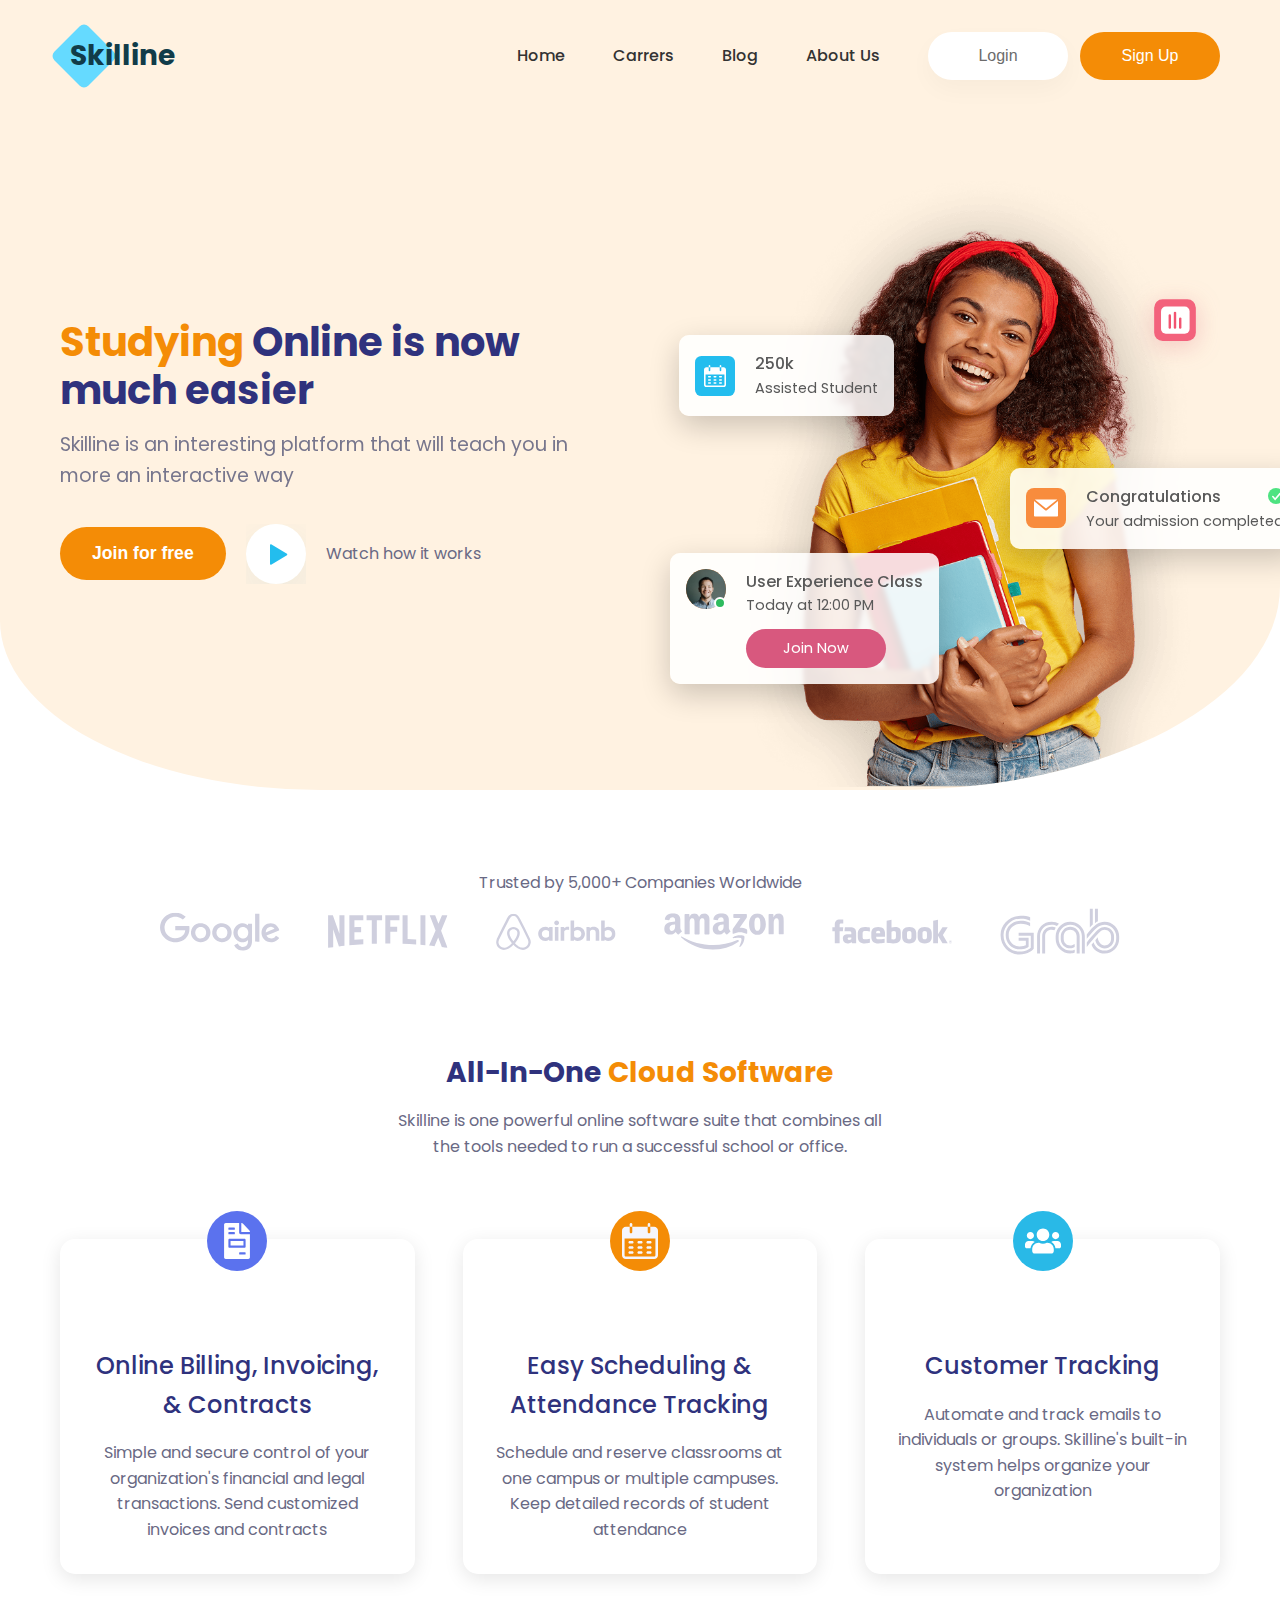
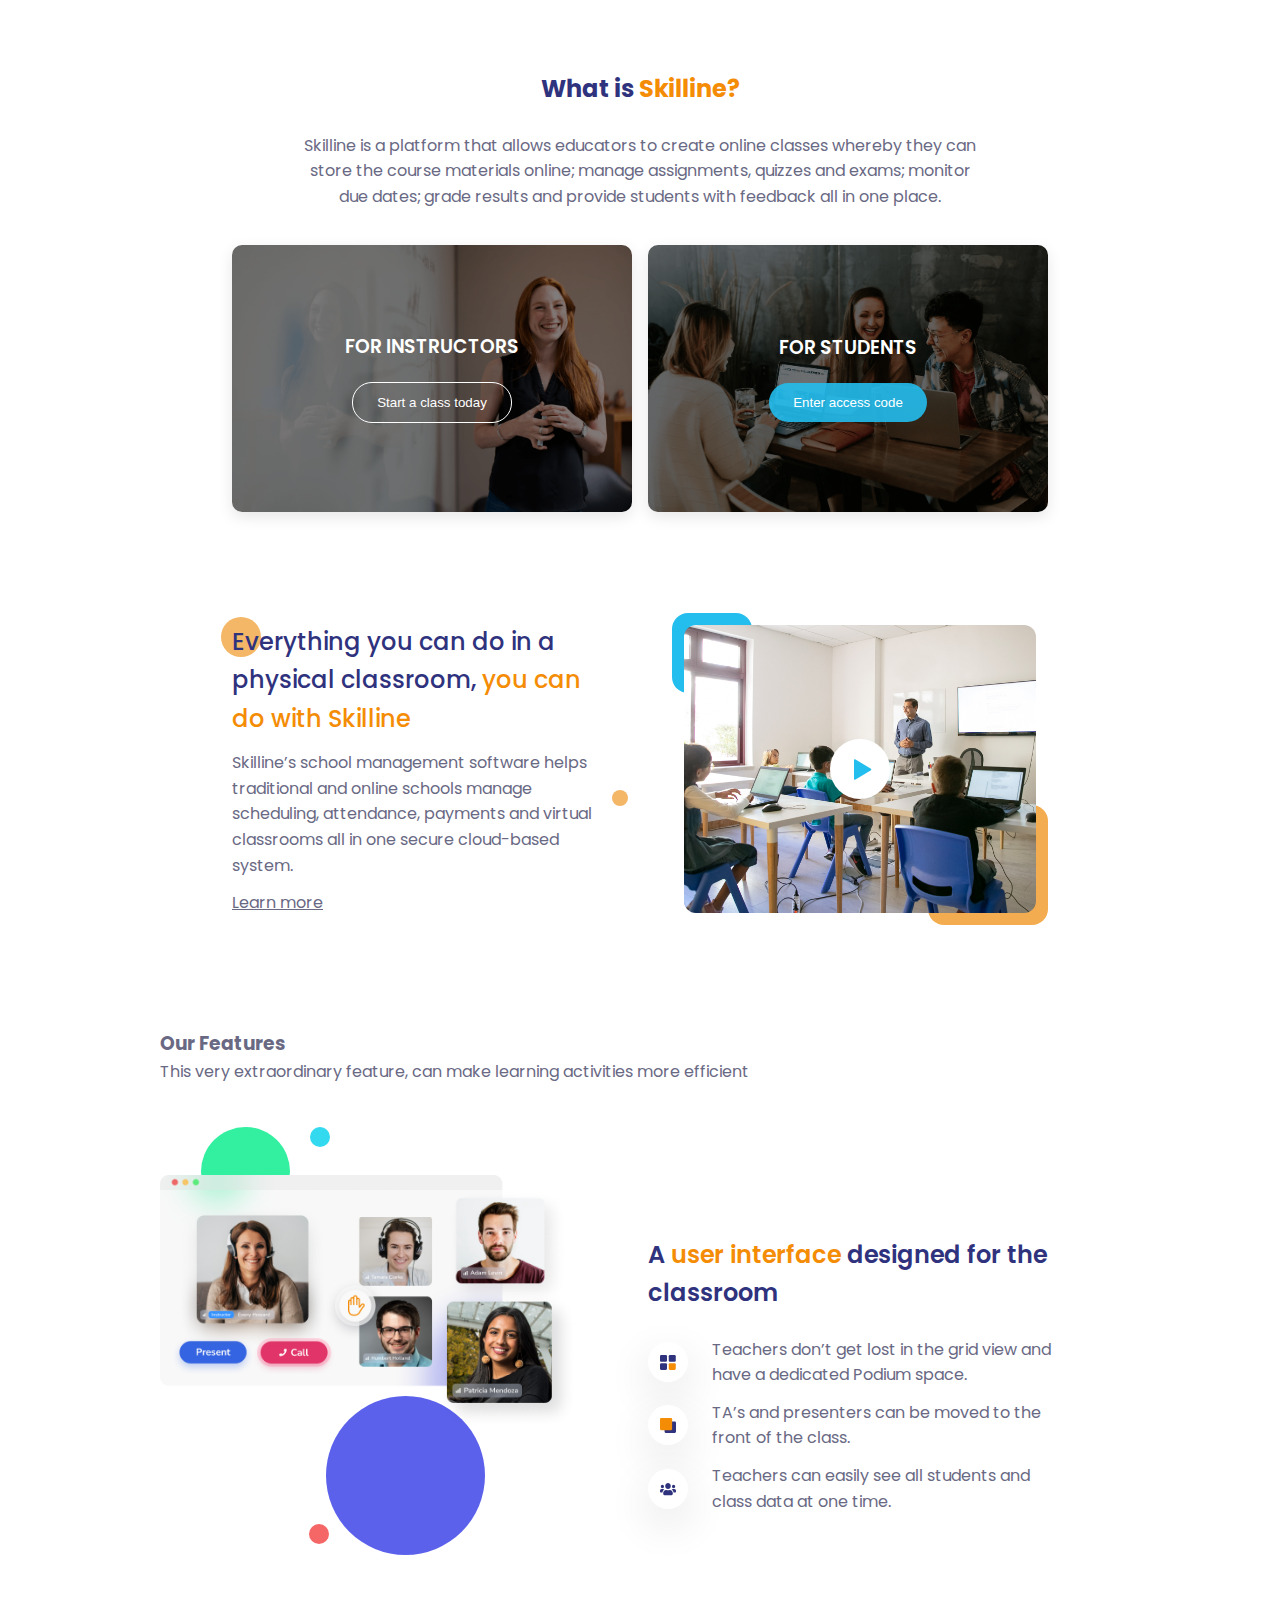
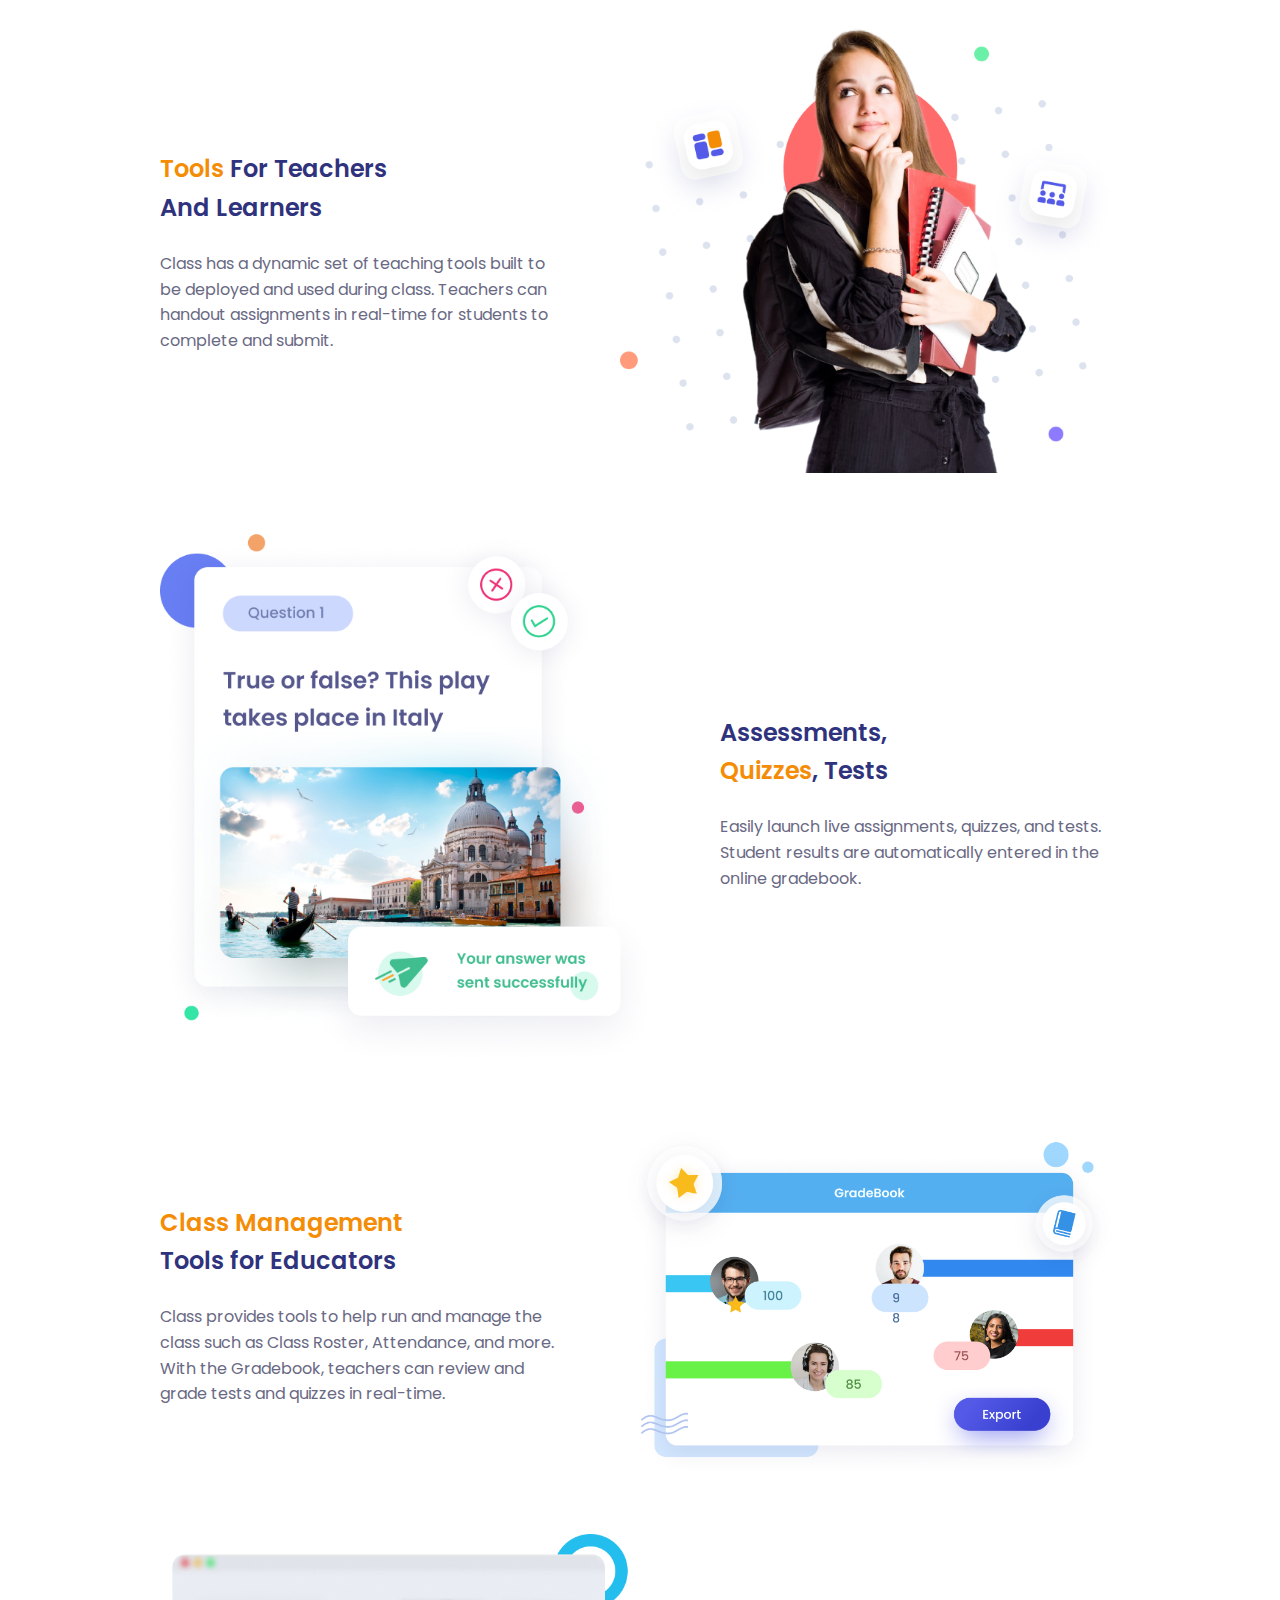
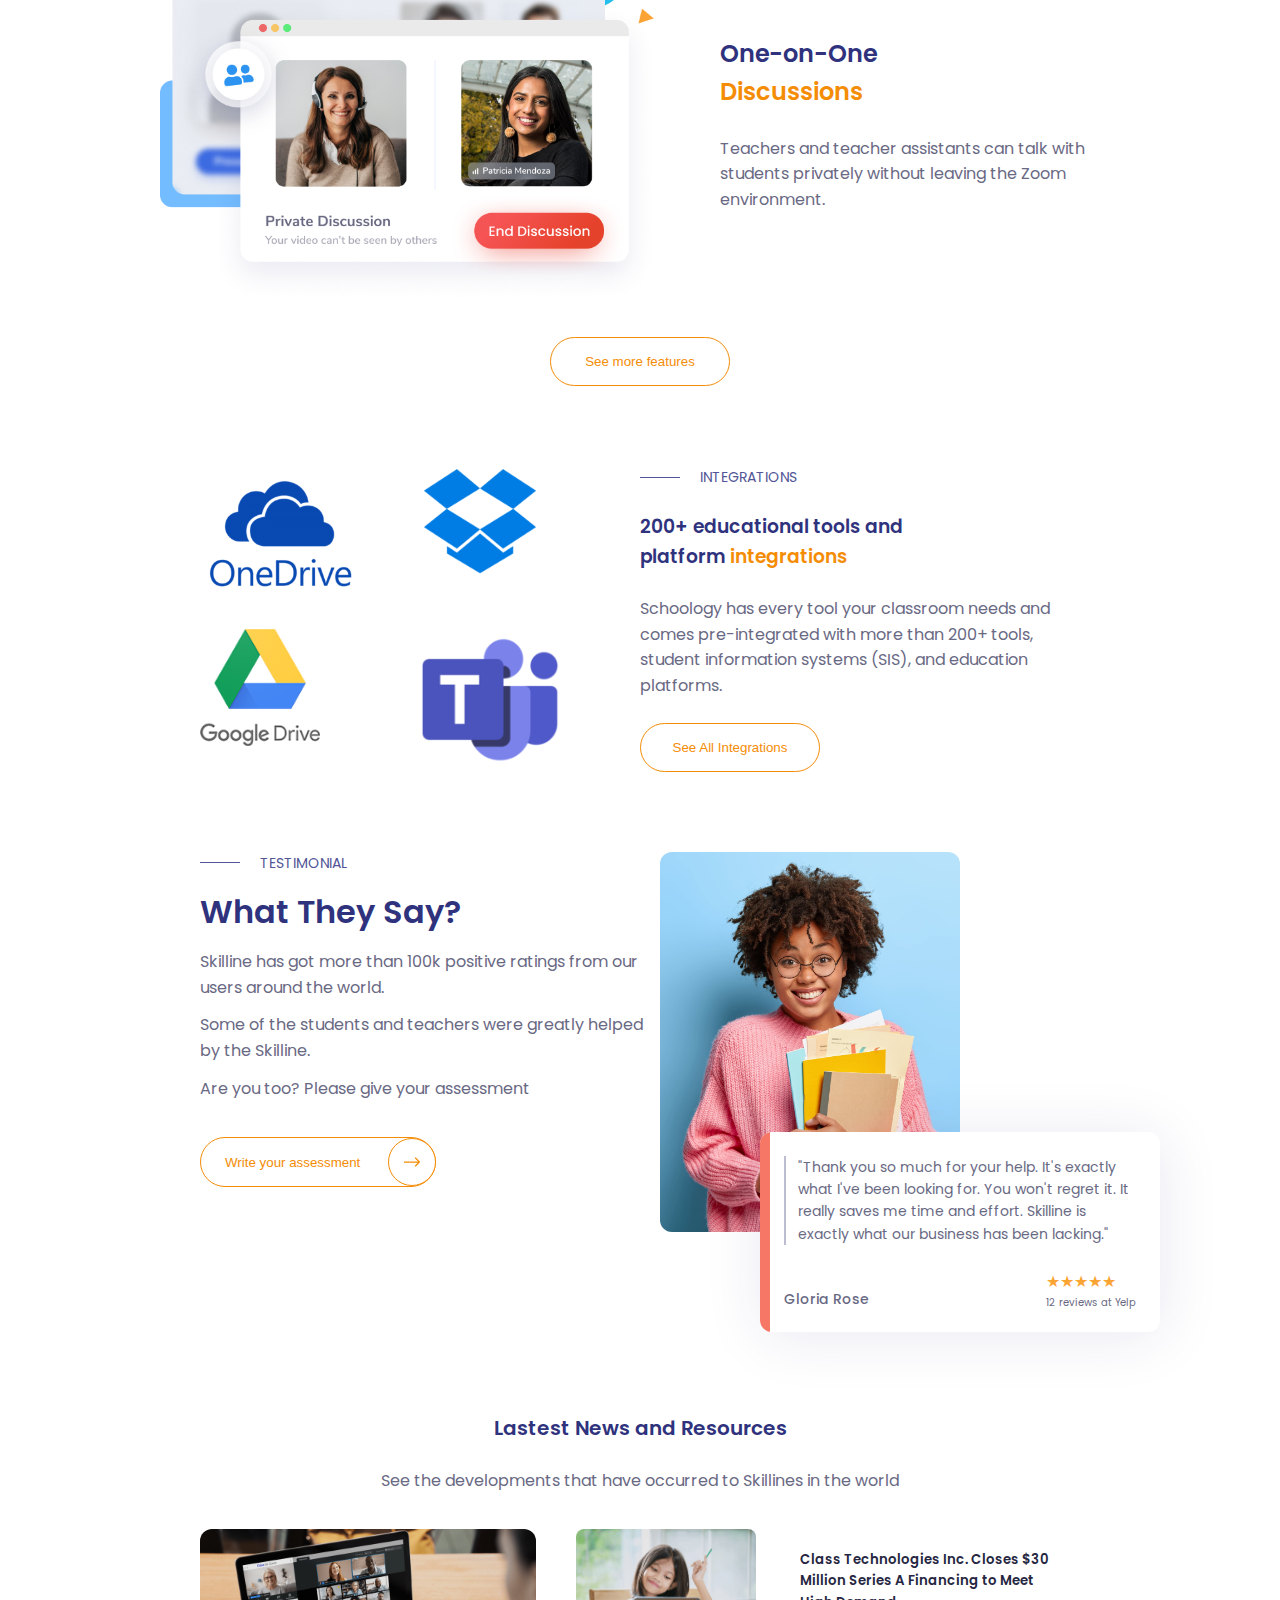
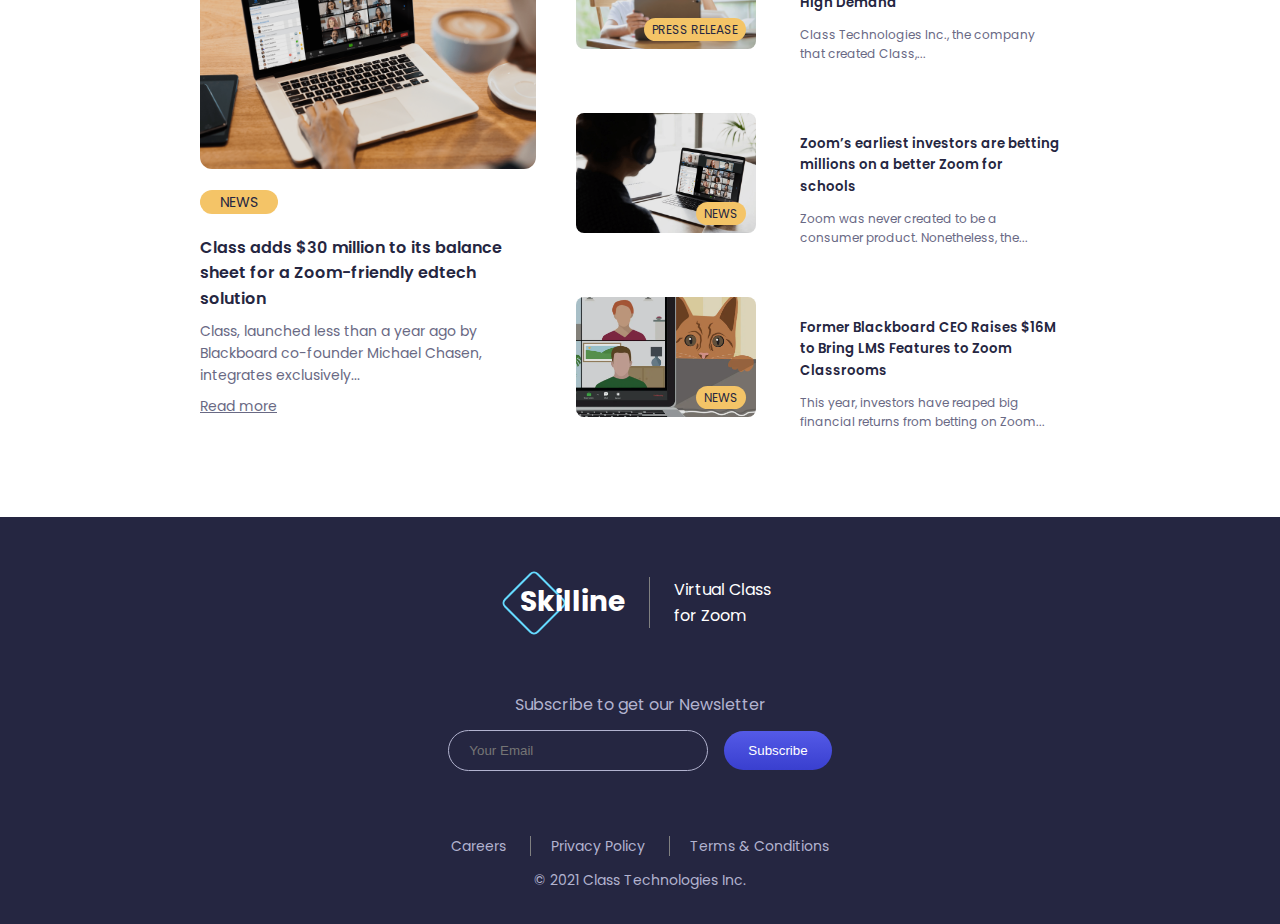
<file: Skilline/index.htm>
<!DOCTYPE html>
<html lang="en">

<head>
    <meta charset="UTF-8">
    <meta name="viewport" content="width=device-width, initial-scale=1.0">
    <title>Skilline - Online Learning Landing Page</title>
    <link rel="preconnect" href="https://fonts.googleapis.com">
    <link rel="preconnect" href="https://fonts.gstatic.com" crossorigin>
    <link
            href="https://fonts.googleapis.com/css2?family=Poppins:ital,wght@0,100;0,200;0,300;0,400;0,500;0,600;0,700;0,800;0,900;1,100;1,200;1,300;1,400;1,500;1,600;1,700;1,800;1,900&family=Roboto:ital,wght@0,100..900;1,100..900&display=swap"
            rel="stylesheet">
    <link rel="stylesheet" href="styles.css">
</head>

<body>
<div class="body-content">

    <!-- Header -->
    <header>
        <nav class="container">
            <div class="logo">
                <div class="logo-box"></div>
                <div class="logo-text">Skilline</div>
            </div>
            <div class="right">
                <ul>
                    <li><a href="#home">Home</a></li>
                    <li><a href="#careers">Carrers</a></li>
                    <li><a href="#bloc">Blog</a></li>
                    <li><a href="#about-us">About Us</a></li>
                </ul>
                <div>
                    <button class="btn login-btn">Login</button>
                    <button class="btn signup-btn">Sign Up</button>
                </div>
            </div>
        </nav>
    </header>

    <!-- Hero Section -->
    <section class="hero" id="home">
        <div class="container">
            <div class="hero-content">
                <div class="hero-text">
                    <h1><span class="highlight">Studying</span> Online is now much easier</h1>
                    <p>Skilline is an interesting platform that will teach you in more an interactive way</p>
                    <div class="hero-buttons">
                        <button class="btn-primary">Join for free</button>
                        <div class="play-icon">
                            <img src="./assets/play-icon.svg" />
                        </div>
                        <div>Watch how it works</div>
                    </div>
                </div>
                <div class="hero-image">
                    <img class="girl-img" src="./assets/lovely-teenage-girl-with-curly-hair-posing-yellow-tshirt-min 1.png"
                         alt="Students learning online">

                    <div class="floating-card card-0">
                        <img src="./assets/bar-icon.svg"/>
                    </div>

                    <div class="floating-card card-1">
                        <img src="./assets/calender-icon.svg" />
                        <div style="font-size: 0.9rem;">
                            <div class="title">250k</div>
                            Assisted Student
                        </div>
                    </div>

                    <div class="floating-card card-2">
                        <div class="icon">
                            <img src="./assets/email 2 1.svg" />
                        </div>
                        <div style="font-size: 0.9rem;">
                            <div class="title">
                                Congratulations
                                <img src="./assets/green-tick.svg" />
                            </div>
                            Your admission completed
                        </div>
                    </div>

                    <div class="floating-card card-3">
                        <div class="icon">
                            <img src="./assets/user-1.jpg" />
                            <div class="green-dot"></div>
                        </div>
                        <div style="font-size: 0.9rem;">
                            <div class="title">
                                User Experience Class
                            </div>
                            <div>
                                Today at 12:00 PM
                            </div>
                            <div class="join-now-btn">
                                Join Now
                            </div>
                        </div>
                    </div>
                </div>
            </div>
        </div>
    </section>

    <!-- Companies Section -->
    <section class="companies">
        <p>Trusted by 5,000+ Companies Worldwide</p>
        <div class="logo">
            <img src="./assets/google-2015 1.svg" />
            <img src="./assets/netflix-3 1.svg" />
            <img src="./assets/airbnb 1.svg" />
            <img src="./assets/amazon-2 (1) 1.svg" />
            <img src="./assets/facebook.svg" />
            <img src="./assets/grab-logo.svg" />
        </div>
    </section>

    <!-- Features Section -->
    <section class="features" id="about">
        <div class="container">
            <h2 class="section-title">All-In-One <span class="highlight">Cloud Software</span></h2>

            <p class="description">
                Skilline is one powerful online software suite that combines all <br>the tools needed to run a successful school
                or office.
            </p>

            <div class="features-grid">

                <div class="feature-card feature-card-1">
                    <div class="feature-icon">
                        <img src="./assets/file-invoice 1.svg" />
                    </div>
                    <h3>Online Billing, Invoicing, & Contracts</h3>
                    <p>Simple and secure control of your organization's financial and legal transactions. Send
                        customized invoices and contracts</p>
                </div>

                <div class="feature-card feature-card-2">
                    <div class="feature-icon">
                        <img src="./assets/calendar 2.svg" />
                    </div>
                    <h3>Easy Scheduling & Attendance Tracking</h3>
                    <p>Schedule and reserve classrooms at one campus or multiple campuses. Keep detailed records of
                        student attendance</p>
                </div>
                <div class="feature-card  feature-card-3">
                    <div class="feature-icon">
                        <img src="./assets/users 1.svg" />
                    </div>
                    <h3>Customer Tracking</h3>
                    <p>Automate and track emails to individuals or groups. Skilline's built-in system helps organize
                        your organization</p>
                </div>
            </div>
        </div>
    </section>

    <!-- About Section -->
    <section class="about">
        <div class="about-content">
            <div class="about-text">
                <h2>What is <span class="highlight">Skilline?</span></h2>
                <p>Skilline is a platform that allows educators to create online classes whereby they can <br>
                    store the course materials online; manage assignments, quizzes and exams; monitor<br>
                    due dates; grade results and provide students with feedback all in one place.</p>
            </div>

            <div class="about-images ">
                <div class="about-card about-card-1">
                    <img
                            src="./assets/for-instructors.png"
                            alt="Instructor teaching">
                    <h3>FOR INSTRUCTORS</h3>
                    <button>Start a class today</button>
                </div>
                <div class="about-card about-card-2">
                    <img
                            src="./assets/for-students.png"
                            alt="Online learning setup">
                    <h3>FOR STUDENTS</h3>
                    <button>Enter access code</button>
                </div>
            </div>
        </div>
    </section>

    <!-- More About Section -->
    <section class="more-about">
        <div class="left">
            <div style="position: relative;">
                <div class="bubble"></div>
                <h3>
                    Everything you can do in a physical classroom,
                    <span class="highlight">
            you can do with Skilline
          </span>
                </h3>
            </div>
            <div style="position: relative;">
                <p>
                    Skilline’s school management software helps traditional and online schools manage scheduling, attendance, payments and virtual classrooms all in one secure cloud-based system.
                </p>
                <div class="bubble small-bubble"></div>
            </div>
            <a href="#">Learn more</a>
        </div>
        <div class="right">
            <div class="thumbnail">
                <img src="./assets/teacher-explaining.jpg"/>
                <div class="play-icon">
                    <img src="./assets/play-icon.svg"/>
                </div>
            </div>
        </div>
    </section>

    <!-- Our Features Section -->
    <section class="our-features">
        <h3>Our Features</h3>
        <p>
            This very extraordinary feature, can make learning activities more efficient
        </p>

        <div class="block block-1">
            <div class="image">
                <img class="main-img" src="./assets/Group 71.png"/>
                <img class="bubble bubble-1" src="./assets/Ellipse 19.svg"/>
                <img class="bubble bubble-2" src="./assets/Ellipse 20.svg"/>
                <img class="bubble bubble-3" src="./assets/Ellipse 21.svg"/>
                <img class="bubble bubble-4" src="./assets/Ellipse 22.svg"/>
            </div>
            <div class="text">
                <h3>
                    A <span class="highlight">user interface</span> designed for the classroom
                </h3>
                <div class="list">
                    <div class="list-item">
                        <div class="bullet">
                            <img src="./assets/bullet1.svg"/>
                        </div>
                        <p>Teachers don’t get lost in the grid view and have a dedicated Podium space.</p>
                    </div>
                    <div class="list-item">
                        <div class="bullet">
                            <img src="./assets/bullet2.svg"/>
                        </div>
                        <p>TA’s and presenters can be moved to the front of the class.</p>
                    </div>
                    <div class="list-item">
                        <div class="bullet">
                            <img src="./assets/bullet3.svg"/>
                        </div>
                        <p>Teachers can easily see all students and class data at one time.</p>
                    </div>
                </div>
            </div>
        </div>

        <!-- block 2 -->
        <div class="block">
            <div class="text">
                <h3>
                    <span class="highlight">Tools</span> For Teachers<br> And Learners
                </h3>
                <p style="width: 400px;">
                    Class has a dynamic set of teaching tools built to be deployed and used during class.
                    Teachers can handout assignments in real-time for students to complete and submit.
                </p>
            </div>
            <div class="image">
                <img width="500px" class="main-img" src="./assets/Group 122.png"/>
            </div>

        </div>

        <!-- block 3 -->
        <div class="block">
            <div class="image">
                <img width="500px" class="main-img" src="./assets/Group 92.png"/>
            </div>
            <div class="text">
                <h3>
                    Assessments,<br> <span class="highlight">Quizzes</span>, Tests

                </h3>
                <p style="width: 400px;">
                    Easily launch live assignments, quizzes, and tests.
                    Student results are automatically entered in the online gradebook.</p>
            </div>
        </div>

        <!-- block 4 -->
        <div class="block">
            <div class="text">
                <h3>
                    <span class="highlight">Class Management</span><br> Tools for Educators
                </h3>
                <p style="width: 400px;">
                    Class provides tools to help run and manage the class such as Class Roster, Attendance, and more. With the Gradebook, teachers can review and grade tests and quizzes in real-time.
                </p>
            </div>
            <div class="image">
                <img width="500px" class="main-img" src="./assets/Group 124.png"/>
            </div>

        </div>

        <!-- block 5 -->
        <div class="block">
            <div class="image">
                <img width="500px" class="main-img" src="./assets/Group 106.png"/>
            </div>
            <div class="text">
                <h3>
                    One-on-One<br> <span class="highlight">Discussions</span>
                </h3>
                <p style="width: 400px;">
                    Teachers and teacher assistants can talk with students privately without leaving the Zoom environment.</p>
            </div>
        </div>

        <button class="transparent-btn">See more features</button>

    </section>


    <!-- Integrations Section -->
    <section class="integrations">
        <div class="images">
            <img width="160" src="./assets/onedrive.png"/>
            <img width="120" src="./assets/dropbox.png"/>
            <img width="120" src="./assets/googledrive.png"/>
            <img width="140" src="./assets/teams.png"/>
        </div>
        <div class="text">
            <div class="title">INTEGRATIONS</div>
            <h3>200+ educational tools and<br>
                platform <span class="highlight">integrations</span>
            </h3>
            <p>
                Schoology has every tool your classroom needs and comes pre-integrated with more than 200+ tools, student information systems (SIS), and education platforms.
            </p>
            <button class="transparent-btn">See All Integrations</button>
        </div>
    </section>

    <!-- Testimonials -->
    <section class="testimonials">
        <div class="text">
            <div class="title">Testimonial</div>
            <h1>What They Say?</h1>
            <p>
                Skilline has got more than 100k positive ratings from our users around the world.
            </p>
            <p>
                Some of the students and teachers were greatly helped by the Skilline.
            </p>
            <p>
                Are you too? Please give your assessment
            </p>
            <button class="transparent-btn">
                Write your assessment
                <div class="arrow">
                    <img src="./assets/Arrow 2.svg"/>
                </div>
            </button>
        </div>
        <div class="right">
            <div class="image">
                <img src="./assets/testimonial.jpg"/>
            </div>
            <div class="review">
                <div class="vertical"></div>
                <div style="padding: 24px; height: 100%;">
                    <blockquote>"Thank you so much for your help. It's exactly what I've been looking for. You won't regret it. It really saves me time and effort. Skilline is exactly what our business has been lacking."</blockquote>
                    <div class="bottom">
                        <div class="author">Gloria Rose</div>
                        <div class="rating">
                            <div class="stars">★★★★★</div>
                            <div class="desc">12 reviews at Yelp</div>
                        </div>
                    </div>
                </div>
            </div>
        </div>
    </section>


    <!-- Latest News Section -->
    <section class="latest-news">
        <h3>Lastest News and Resources</h3>
        <p class="subtitle">See the developments that have occurred to Skillines in the world</p>
        <div class="grid">
            <div class="featured">
                <div class="thumbnail">
                    <img src="./assets/featured-news.png">
                </div>
                <span class="tag">NEWS</span>
                <div class="text">
                    <h4 class="title">Class adds $30 million to its balance sheet for a Zoom-friendly edtech solution</h4>
                    <p class="">Class, launched less than a year ago by Blackboard co-founder Michael Chasen, integrates exclusively...</p>
                    <a href="#">Read more</a>
                </div>
            </div>
            <div class="news-list">
                <div class="news-item">
                    <div class="thumbnail">
                        <img src="./assets/news1.png">
                        <div class="tag">PRESS RELEASE</div>
                    </div>
                    <div class="text">
                        <h5 class="title">Class Technologies Inc. Closes $30 Million Series A Financing to Meet High Demand</h5>
                        <p class="desc">Class Technologies Inc., the company that created Class,...</p>
                    </div>
                </div>
                <div class="news-item">
                    <div class="thumbnail">
                        <img src="./assets/news2.png">
                        <div class="tag">NEWS</div>
                    </div>
                    <div class="text">
                        <h5 class="title">Zoom’s earliest investors are betting millions on a better Zoom for schools</h5>
                        <p>Zoom was never created to be a consumer product. Nonetheless, the...</p>
                    </div>
                </div>
                <div class="news-item">
                    <div class="thumbnail">
                        <img src="./assets/news3.png">
                        <div class="tag">NEWS</div>
                    </div>
                    <div class="text">
                        <h5 class="title">Former Blackboard CEO Raises $16M to Bring LMS Features to Zoom Classrooms</h5>
                        <p>This year, investors have reaped big financial returns from betting on Zoom...</p>
                    </div>
                </div>
            </div>
        </div>
    </section>

    <!-- Footer -->
    <footer>
        <div class="upper">
            <div class="logo">
                <div class="logo-box"></div>
                <div class="logo-text">Skilline</div>
            </div>
            <div>Virtual Class<br> for Zoom</div>
        </div>
        <div class="newsletter">
            <p>Subscribe to get our Newsletter</p>
            <div>
                <form>
                <input type="email" required placeholder="Your Email" name="email">
                <button class="subscribe-btn">Subscribe</button>
                </form>
            </div>
        </div>
        <div class="bottom">
            <div>
                <span>Careers</span>
                <span
                        style="
          border-left: 1px solid gray;
          border-right: 1px solid gray;
          ">
          Privacy Policy
        </span>
                <span>Terms & Conditions</span>
            </div>
            <div>© 2021 Class Technologies Inc.</div>
        </div>
    </footer>
</div>

<div class="not-desktop">
    Please open this webpage in a desktop browser
</div>
</body>

</html>
</file>
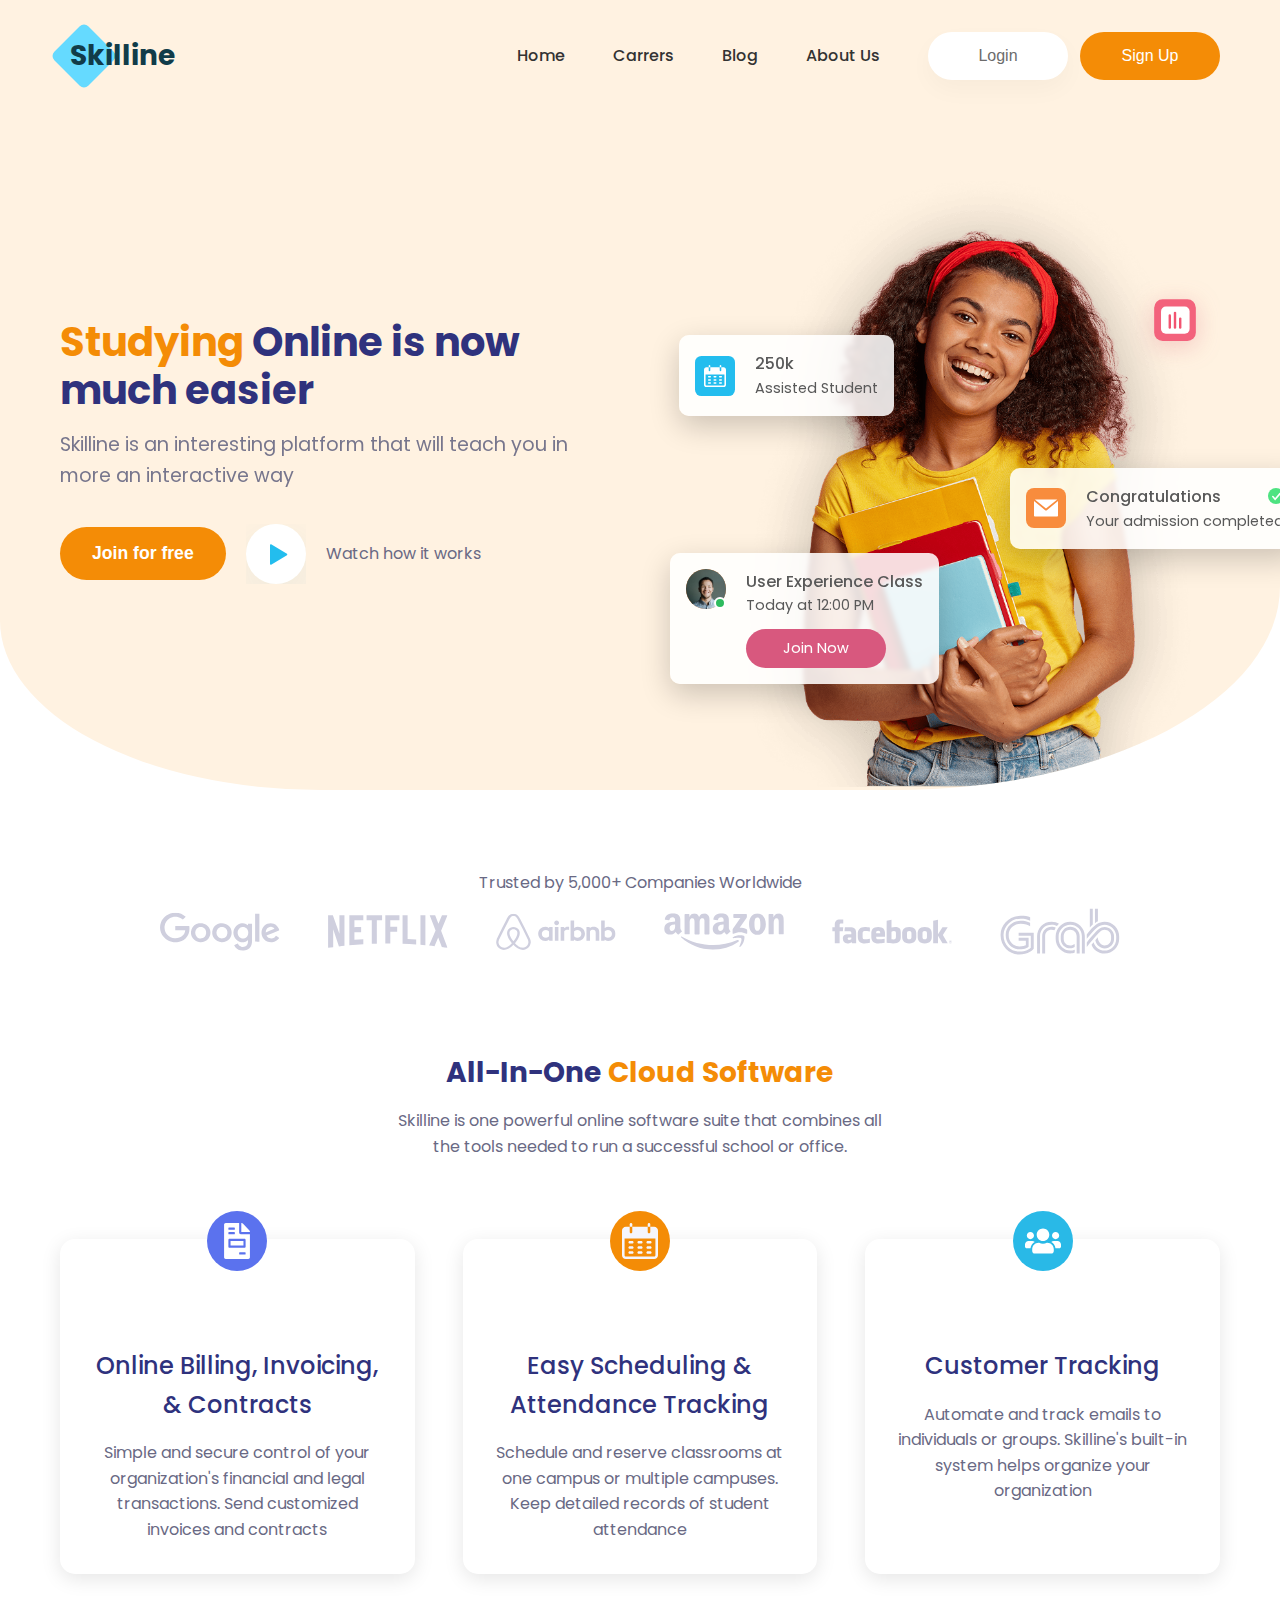
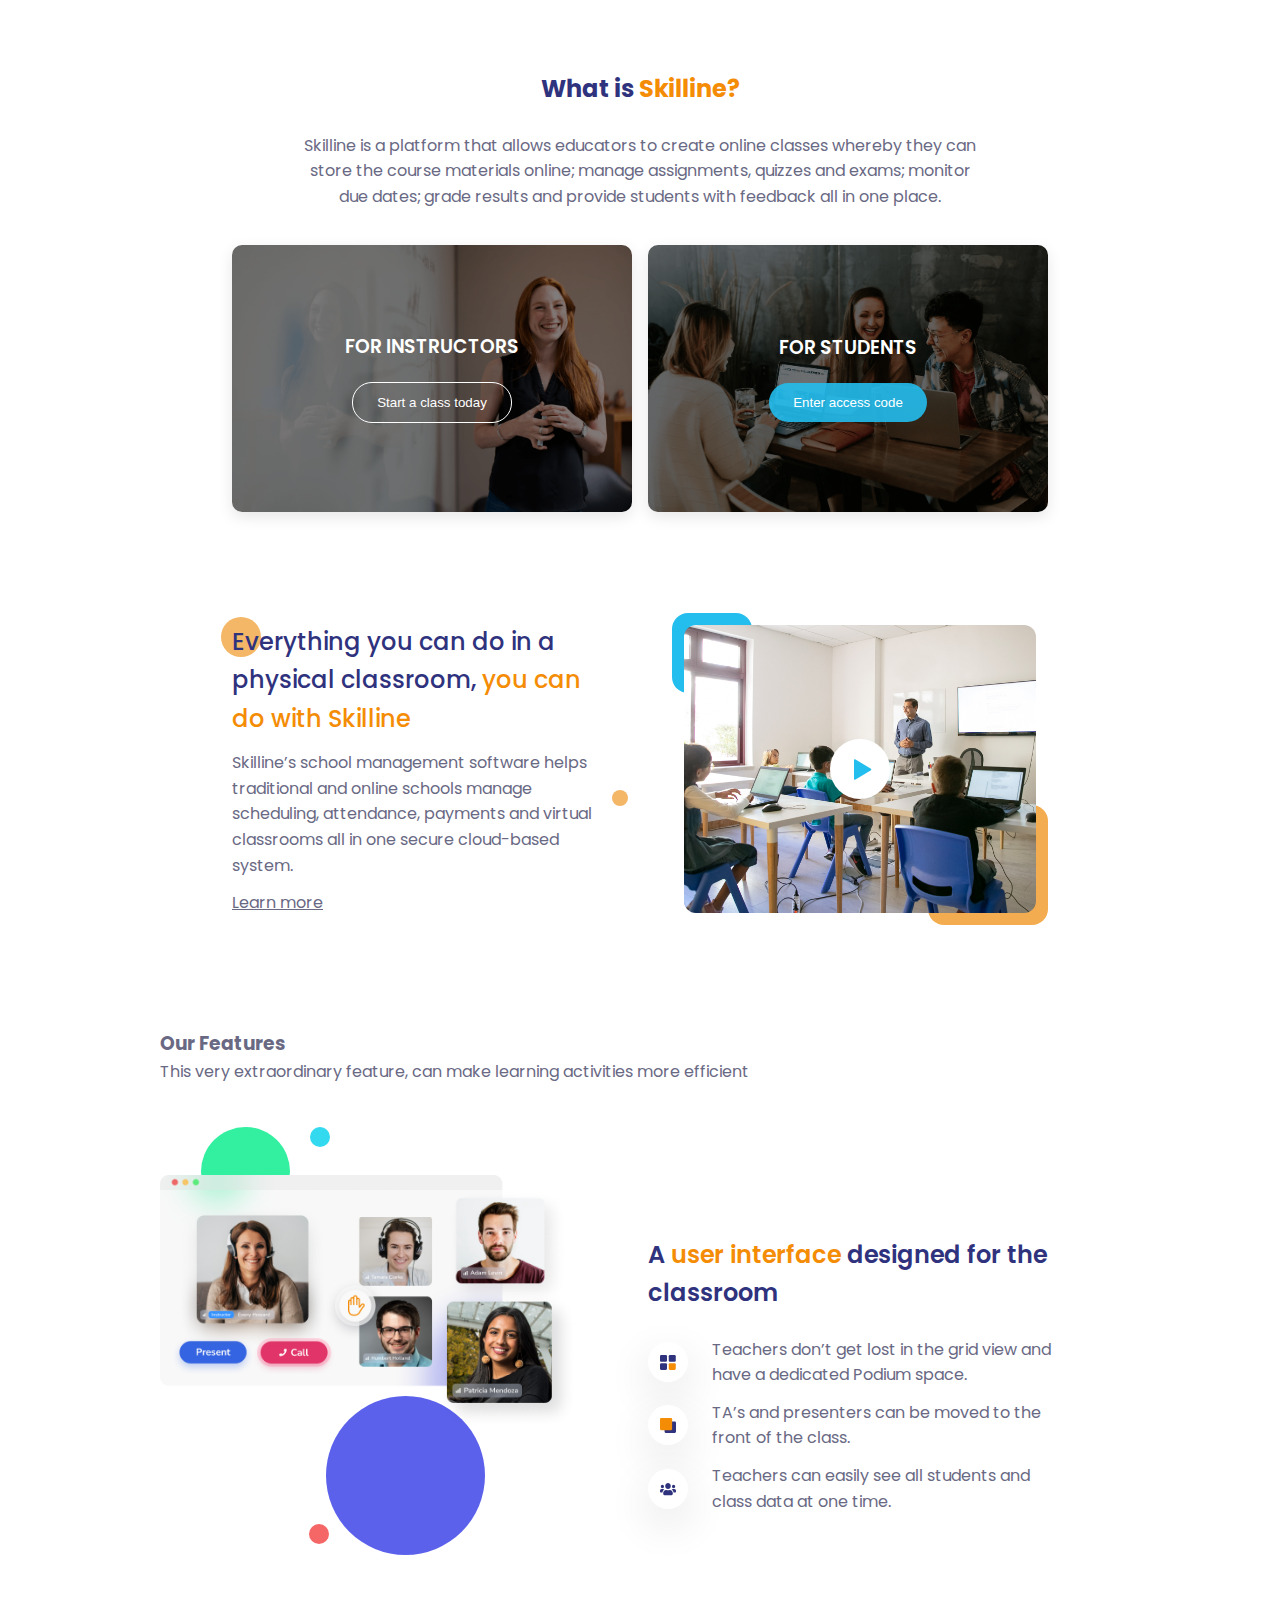
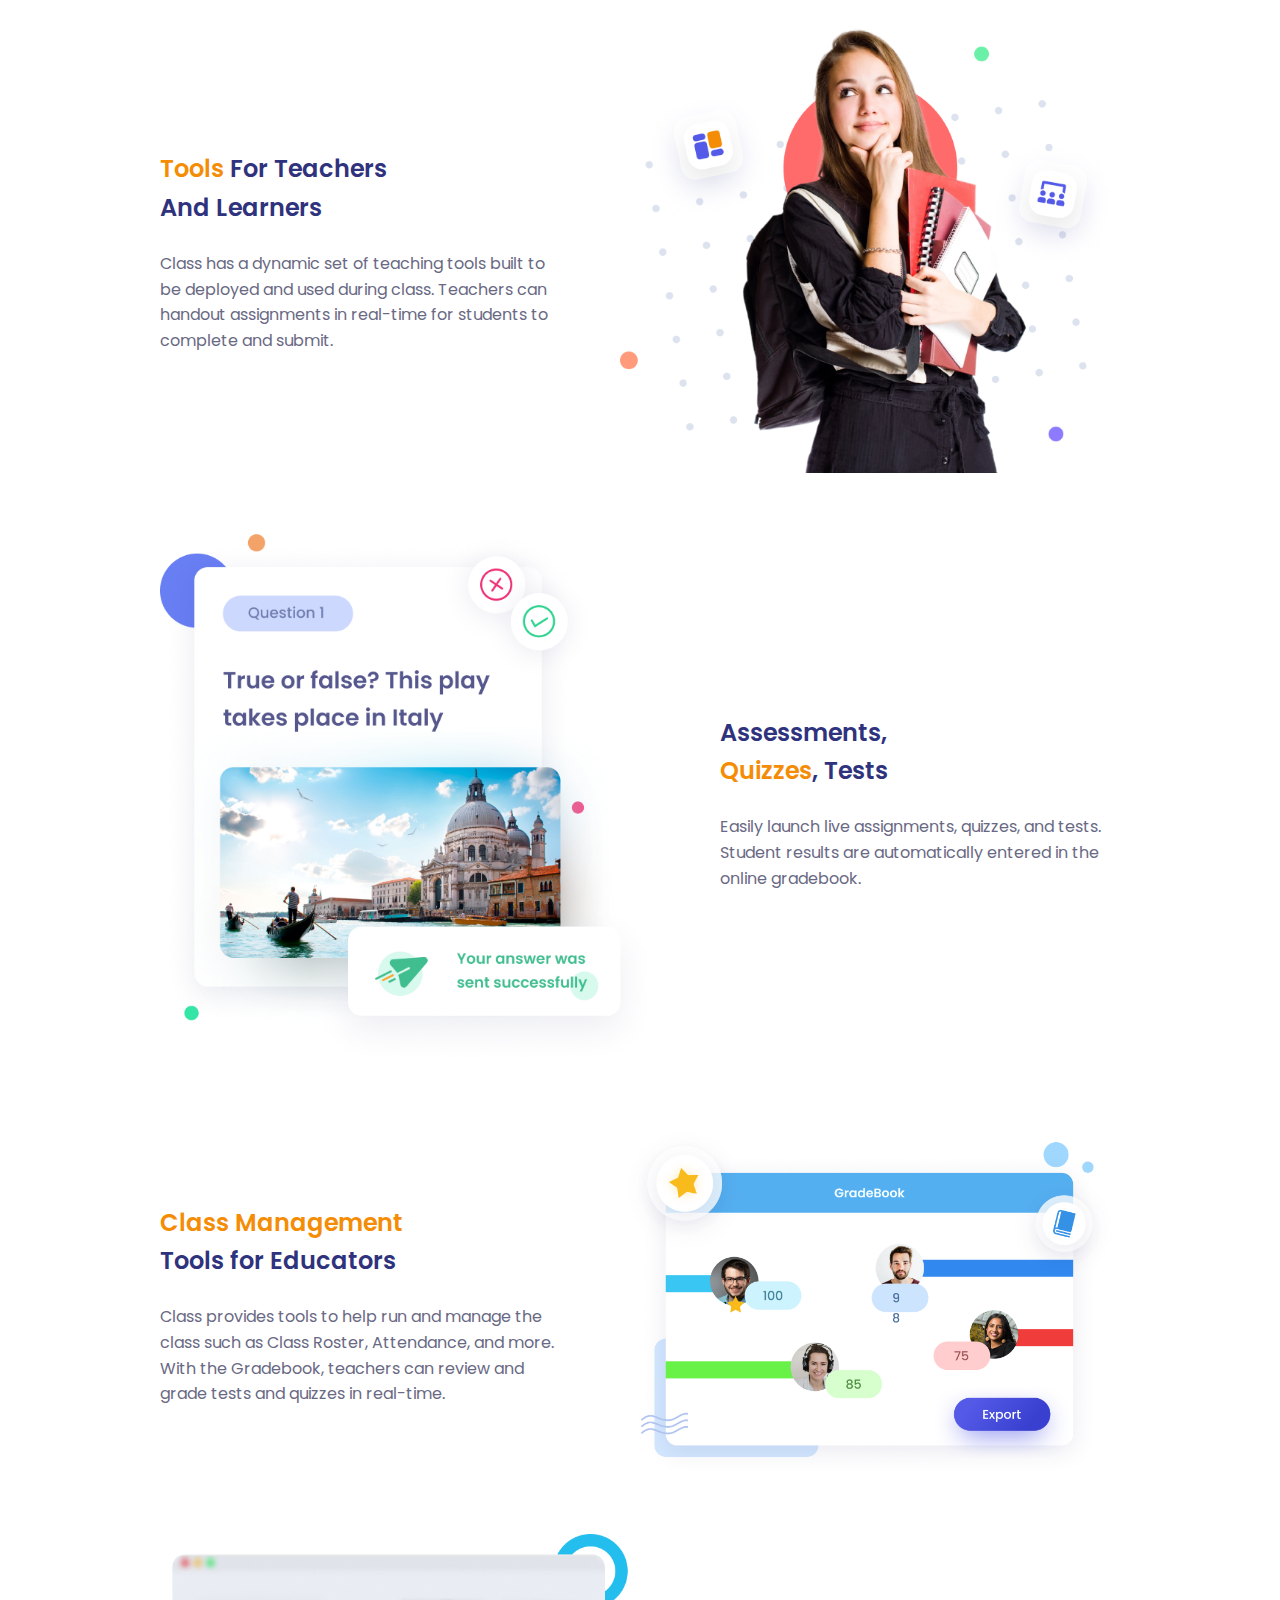
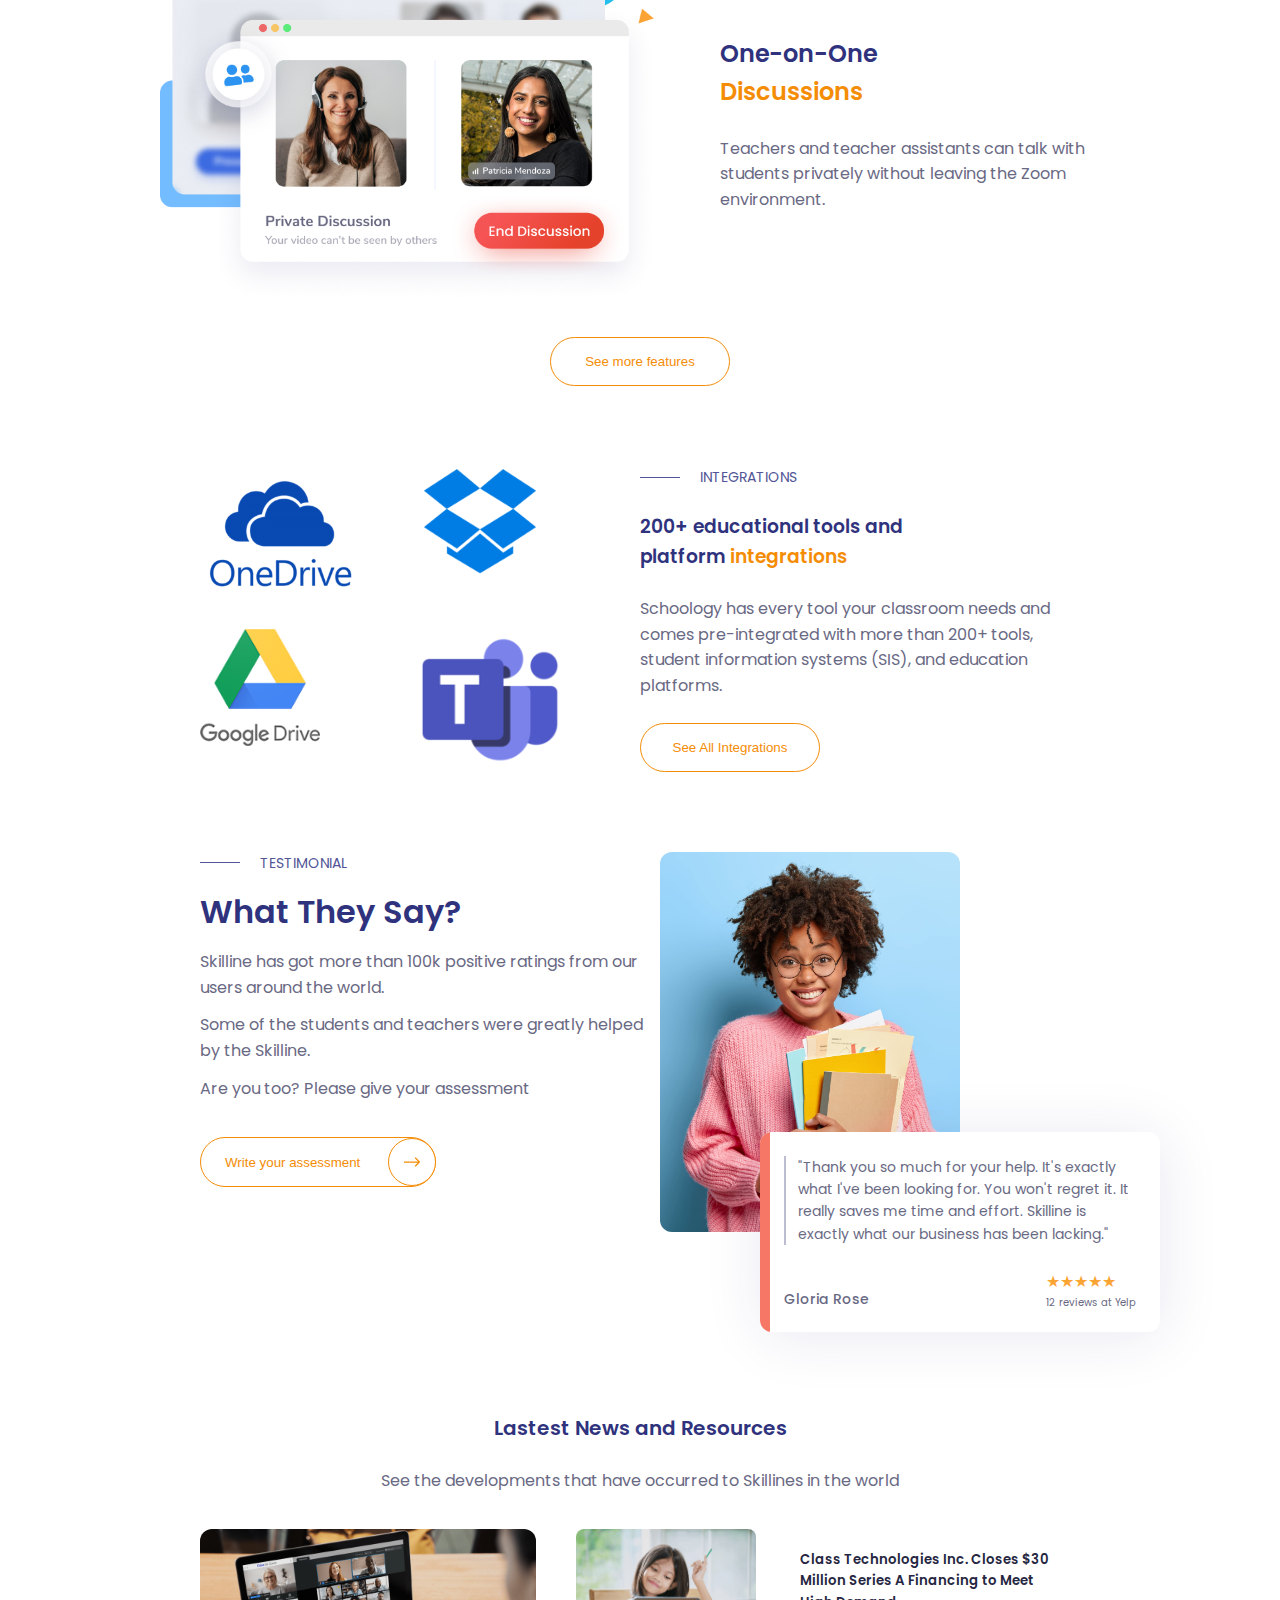
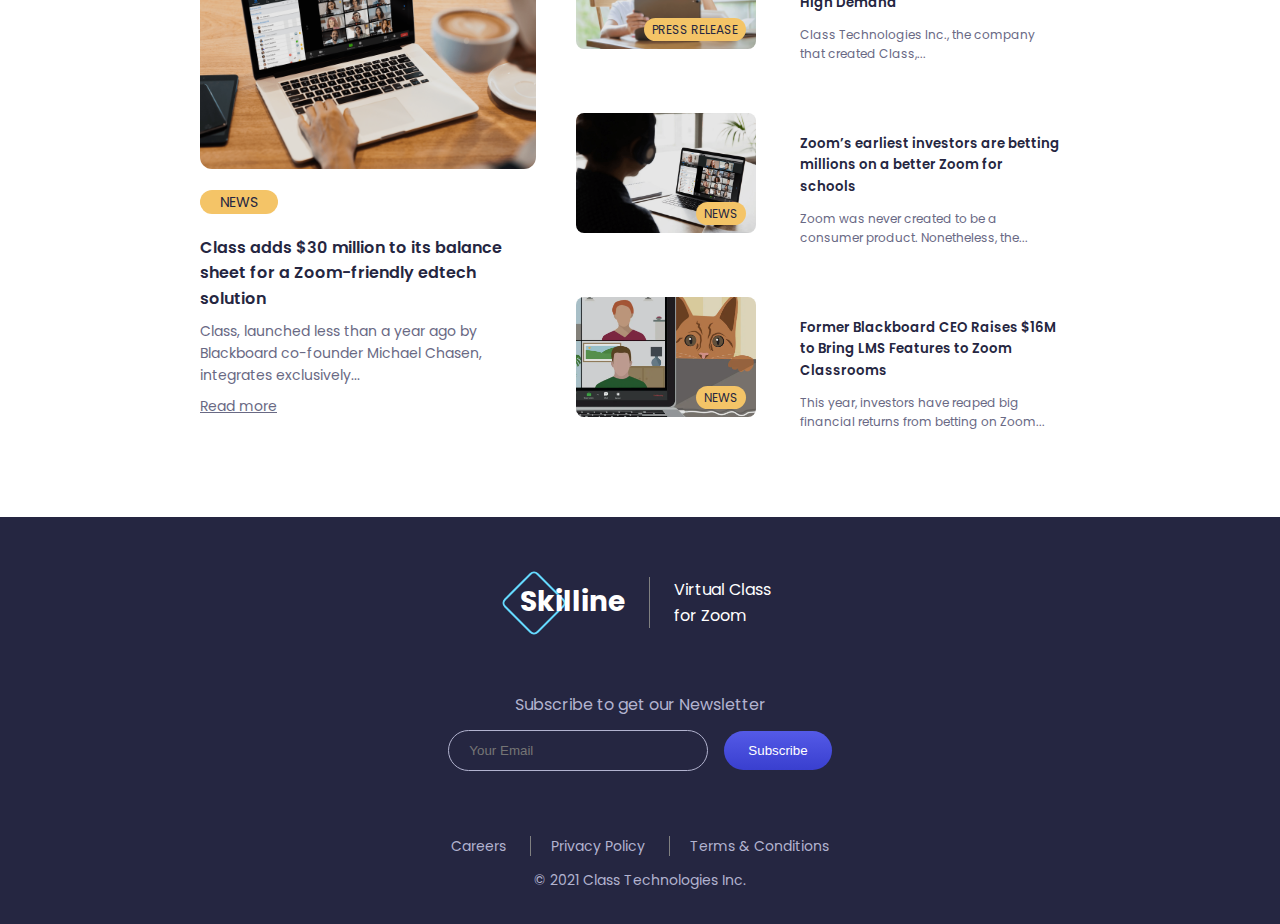
<file: Skilline/Skilline - Online Learning Landing Page.html>
<!DOCTYPE html>
<html lang="en">

<head>
    <meta charset="UTF-8">
    <meta name="viewport" content="width=device-width, initial-scale=1.0">
    <title>Skilline - Online Learning Landing Page</title>
    <link rel="preconnect" href="https://fonts.googleapis.com">
    <link rel="preconnect" href="https://fonts.gstatic.com" crossorigin>
    <link
            href="https://fonts.googleapis.com/css2?family=Poppins:ital,wght@0,100;0,200;0,300;0,400;0,500;0,600;0,700;0,800;0,900;1,100;1,200;1,300;1,400;1,500;1,600;1,700;1,800;1,900&family=Roboto:ital,wght@0,100..900;1,100..900&display=swap"
            rel="stylesheet">
    <link rel="stylesheet" href="styles.css">
</head>

<body>
<div class="body-content">

    <!-- Header -->
    <header>
        <nav class="container">
            <div class="logo">
                <div class="logo-box"></div>
                <div class="logo-text">Skilline</div>
            </div>
            <div class="right">
                <ul>
                    <li><a href="#home">Home</a></li>
                    <li><a href="#careers">Carrers</a></li>
                    <li><a href="#bloc">Blog</a></li>
                    <li><a href="#about-us">About Us</a></li>
                </ul>
                <div>
                    <button class="btn login-btn">Login</button>
                    <button class="btn signup-btn">Sign Up</button>
                </div>
            </div>
        </nav>
    </header>

    <!-- Hero Section -->
    <section class="hero" id="home">
        <div class="container">
            <div class="hero-content">
                <div class="hero-text">
                    <h1><span class="highlight">Studying</span> Online is now much easier</h1>
                    <p>Skilline is an interesting platform that will teach you in more an interactive way</p>
                    <div class="hero-buttons">
                        <button class="btn-primary">Join for free</button>
                        <div class="play-icon">
                            <img src="./assets/play-icon.svg" />
                        </div>
                        <div>Watch how it works</div>
                    </div>
                </div>
                <div class="hero-image">
                    <img class="girl-img" src="./assets/lovely-teenage-girl-with-curly-hair-posing-yellow-tshirt-min 1.png"
                         alt="Students learning online">

                    <div class="floating-card card-0">
                        <img src="./assets/bar-icon.svg"/>
                    </div>

                    <div class="floating-card card-1">
                        <img src="./assets/calender-icon.svg" />
                        <div style="font-size: 0.9rem;">
                            <div class="title">250k</div>
                            Assisted Student
                        </div>
                    </div>

                    <div class="floating-card card-2">
                        <div class="icon">
                            <img src="./assets/email 2 1.svg" />
                        </div>
                        <div style="font-size: 0.9rem;">
                            <div class="title">
                                Congratulations
                                <img src="./assets/green-tick.svg" />
                            </div>
                            Your admission completed
                        </div>
                    </div>

                    <div class="floating-card card-3">
                        <div class="icon">
                            <img src="./assets/user-1.jpg" />
                            <div class="green-dot"></div>
                        </div>
                        <div style="font-size: 0.9rem;">
                            <div class="title">
                                User Experience Class
                            </div>
                            <div>
                                Today at 12:00 PM
                            </div>
                            <div class="join-now-btn">
                                Join Now
                            </div>
                        </div>
                    </div>
                </div>
            </div>
        </div>
    </section>

    <!-- Companies Section -->
    <section class="companies">
        <p>Trusted by 5,000+ Companies Worldwide</p>
        <div class="logo">
            <img src="./assets/google-2015 1.svg" />
            <img src="./assets/netflix-3 1.svg" />
            <img src="./assets/airbnb 1.svg" />
            <img src="./assets/amazon-2 (1) 1.svg" />
            <img src="./assets/facebook.svg" />
            <img src="./assets/grab-logo.svg" />
        </div>
    </section>

    <!-- Features Section -->
    <section class="features" id="about">
        <div class="container">
            <h2 class="section-title">All-In-One <span class="highlight">Cloud Software</span></h2>

            <p class="description">
                Skilline is one powerful online software suite that combines all <br>the tools needed to run a successful school
                or office.
            </p>

            <div class="features-grid">

                <div class="feature-card feature-card-1">
                    <div class="feature-icon">
                        <img src="./assets/file-invoice 1.svg" />
                    </div>
                    <h3>Online Billing, Invoicing, & Contracts</h3>
                    <p>Simple and secure control of your organization's financial and legal transactions. Send
                        customized invoices and contracts</p>
                </div>

                <div class="feature-card feature-card-2">
                    <div class="feature-icon">
                        <img src="./assets/calendar 2.svg" />
                    </div>
                    <h3>Easy Scheduling & Attendance Tracking</h3>
                    <p>Schedule and reserve classrooms at one campus or multiple campuses. Keep detailed records of
                        student attendance</p>
                </div>
                <div class="feature-card  feature-card-3">
                    <div class="feature-icon">
                        <img src="./assets/users 1.svg" />
                    </div>
                    <h3>Customer Tracking</h3>
                    <p>Automate and track emails to individuals or groups. Skilline's built-in system helps organize
                        your organization</p>
                </div>
            </div>
        </div>
    </section>

    <!-- About Section -->
    <section class="about">
        <div class="about-content">
            <div class="about-text">
                <h2>What is <span class="highlight">Skilline?</span></h2>
                <p>Skilline is a platform that allows educators to create online classes whereby they can <br>
                    store the course materials online; manage assignments, quizzes and exams; monitor<br>
                    due dates; grade results and provide students with feedback all in one place.</p>
            </div>

            <div class="about-images ">
                <div class="about-card about-card-1">
                    <img
                            src="./assets/for-instructors.png"
                            alt="Instructor teaching">
                    <h3>FOR INSTRUCTORS</h3>
                    <button>Start a class today</button>
                </div>
                <div class="about-card about-card-2">
                    <img
                            src="./assets/for-students.png"
                            alt="Online learning setup">
                    <h3>FOR STUDENTS</h3>
                    <button>Enter access code</button>
                </div>
            </div>
        </div>
    </section>

    <!-- More About Section -->
    <section class="more-about">
        <div class="left">
            <div style="position: relative;">
                <div class="bubble"></div>
                <h3>
                    Everything you can do in a physical classroom,
                    <span class="highlight">
            you can do with Skilline
          </span>
                </h3>
            </div>
            <div style="position: relative;">
                <p>
                    Skilline’s school management software helps traditional and online schools manage scheduling, attendance, payments and virtual classrooms all in one secure cloud-based system.
                </p>
                <div class="bubble small-bubble"></div>
            </div>
            <a href="#">Learn more</a>
        </div>
        <div class="right">
            <div class="thumbnail">
                <img src="./assets/teacher-explaining.jpg"/>
                <div class="play-icon">
                    <img src="./assets/play-icon.svg"/>
                </div>
            </div>
        </div>
    </section>

    <!-- Our Features Section -->
    <section class="our-features">
        <h3>Our Features</h3>
        <p>
            This very extraordinary feature, can make learning activities more efficient
        </p>

        <div class="block block-1">
            <div class="image">
                <img class="main-img" src="./assets/Group 71.png"/>
                <img class="bubble bubble-1" src="./assets/Ellipse 19.svg"/>
                <img class="bubble bubble-2" src="./assets/Ellipse 20.svg"/>
                <img class="bubble bubble-3" src="./assets/Ellipse 21.svg"/>
                <img class="bubble bubble-4" src="./assets/Ellipse 22.svg"/>
            </div>
            <div class="text">
                <h3>
                    A <span class="highlight">user interface</span> designed for the classroom
                </h3>
                <div class="list">
                    <div class="list-item">
                        <div class="bullet">
                            <img src="./assets/bullet1.svg"/>
                        </div>
                        <p>Teachers don’t get lost in the grid view and have a dedicated Podium space.</p>
                    </div>
                    <div class="list-item">
                        <div class="bullet">
                            <img src="./assets/bullet2.svg"/>
                        </div>
                        <p>TA’s and presenters can be moved to the front of the class.</p>
                    </div>
                    <div class="list-item">
                        <div class="bullet">
                            <img src="./assets/bullet3.svg"/>
                        </div>
                        <p>Teachers can easily see all students and class data at one time.</p>
                    </div>
                </div>
            </div>
        </div>

        <!-- block 2 -->
        <div class="block">
            <div class="text">
                <h3>
                    <span class="highlight">Tools</span> For Teachers<br> And Learners
                </h3>
                <p style="width: 400px;">
                    Class has a dynamic set of teaching tools built to be deployed and used during class.
                    Teachers can handout assignments in real-time for students to complete and submit.
                </p>
            </div>
            <div class="image">
                <img width="500px" class="main-img" src="./assets/Group 122.png"/>
            </div>

        </div>

        <!-- block 3 -->
        <div class="block">
            <div class="image">
                <img width="500px" class="main-img" src="./assets/Group 92.png"/>
            </div>
            <div class="text">
                <h3>
                    Assessments,<br> <span class="highlight">Quizzes</span>, Tests

                </h3>
                <p style="width: 400px;">
                    Easily launch live assignments, quizzes, and tests.
                    Student results are automatically entered in the online gradebook.</p>
            </div>
        </div>

        <!-- block 4 -->
        <div class="block">
            <div class="text">
                <h3>
                    <span class="highlight">Class Management</span><br> Tools for Educators
                </h3>
                <p style="width: 400px;">
                    Class provides tools to help run and manage the class such as Class Roster, Attendance, and more. With the Gradebook, teachers can review and grade tests and quizzes in real-time.
                </p>
            </div>
            <div class="image">
                <img width="500px" class="main-img" src="./assets/Group 124.png"/>
            </div>

        </div>

        <!-- block 5 -->
        <div class="block">
            <div class="image">
                <img width="500px" class="main-img" src="./assets/Group 106.png"/>
            </div>
            <div class="text">
                <h3>
                    One-on-One<br> <span class="highlight">Discussions</span>
                </h3>
                <p style="width: 400px;">
                    Teachers and teacher assistants can talk with students privately without leaving the Zoom environment.</p>
            </div>
        </div>

        <button class="transparent-btn">See more features</button>

    </section>


    <!-- Integrations Section -->
    <section class="integrations">
        <div class="images">
            <img width="160" src="./assets/onedrive.png"/>
            <img width="120" src="./assets/dropbox.png"/>
            <img width="120" src="./assets/googledrive.png"/>
            <img width="140" src="./assets/teams.png"/>
        </div>
        <div class="text">
            <div class="title">INTEGRATIONS</div>
            <h3>200+ educational tools and<br>
                platform <span class="highlight">integrations</span>
            </h3>
            <p>
                Schoology has every tool your classroom needs and comes pre-integrated with more than 200+ tools, student information systems (SIS), and education platforms.
            </p>
            <button class="transparent-btn">See All Integrations</button>
        </div>
    </section>

    <!-- Testimonials -->
    <section class="testimonials">
        <div class="text">
            <div class="title">Testimonial</div>
            <h1>What They Say?</h1>
            <p>
                Skilline has got more than 100k positive ratings from our users around the world.
            </p>
            <p>
                Some of the students and teachers were greatly helped by the Skilline.
            </p>
            <p>
                Are you too? Please give your assessment
            </p>
            <button class="transparent-btn">
                Write your assessment
                <div class="arrow">
                    <img src="./assets/Arrow 2.svg"/>
                </div>
            </button>
        </div>
        <div class="right">
            <div class="image">
                <img src="./assets/testimonial.jpg"/>
            </div>
            <div class="review">
                <div class="vertical"></div>
                <div style="padding: 24px; height: 100%;">
                    <blockquote>"Thank you so much for your help. It's exactly what I've been looking for. You won't regret it. It really saves me time and effort. Skilline is exactly what our business has been lacking."</blockquote>
                    <div class="bottom">
                        <div class="author">Gloria Rose</div>
                        <div class="rating">
                            <div class="stars">★★★★★</div>
                            <div class="desc">12 reviews at Yelp</div>
                        </div>
                    </div>
                </div>
            </div>
        </div>
    </section>


    <!-- Latest News Section -->
    <section class="latest-news">
        <h3>Lastest News and Resources</h3>
        <p class="subtitle">See the developments that have occurred to Skillines in the world</p>
        <div class="grid">
            <div class="featured">
                <div class="thumbnail">
                    <img src="./assets/featured-news.png">
                </div>
                <span class="tag">NEWS</span>
                <div class="text">
                    <h4 class="title">Class adds $30 million to its balance sheet for a Zoom-friendly edtech solution</h4>
                    <p class="">Class, launched less than a year ago by Blackboard co-founder Michael Chasen, integrates exclusively...</p>
                    <a href="#">Read more</a>
                </div>
            </div>
            <div class="news-list">
                <div class="news-item">
                    <div class="thumbnail">
                        <img src="./assets/news1.png">
                        <div class="tag">PRESS RELEASE</div>
                    </div>
                    <div class="text">
                        <h5 class="title">Class Technologies Inc. Closes $30 Million Series A Financing to Meet High Demand</h5>
                        <p class="desc">Class Technologies Inc., the company that created Class,...</p>
                    </div>
                </div>
                <div class="news-item">
                    <div class="thumbnail">
                        <img src="./assets/news2.png">
                        <div class="tag">NEWS</div>
                    </div>
                    <div class="text">
                        <h5 class="title">Zoom’s earliest investors are betting millions on a better Zoom for schools</h5>
                        <p>Zoom was never created to be a consumer product. Nonetheless, the...</p>
                    </div>
                </div>
                <div class="news-item">
                    <div class="thumbnail">
                        <img src="./assets/news3.png">
                        <div class="tag">NEWS</div>
                    </div>
                    <div class="text">
                        <h5 class="title">Former Blackboard CEO Raises $16M to Bring LMS Features to Zoom Classrooms</h5>
                        <p>This year, investors have reaped big financial returns from betting on Zoom...</p>
                    </div>
                </div>
            </div>
        </div>
    </section>

    <!-- Footer -->
    <footer>
        <div class="upper">
            <div class="logo">
                <div class="logo-box"></div>
                <div class="logo-text">Skilline</div>
            </div>
            <div>Virtual Class<br> for Zoom</div>
        </div>
        <div class="newsletter">
            <p>Subscribe to get our Newsletter</p>
            <div>
                <form>
                <input type="email" required placeholder="Your Email" name="email">
                <button class="subscribe-btn">Subscribe</button>
                </form>
            </div>
        </div>
        <div class="bottom">
            <div>
                <span>Careers</span>
                <span
                        style="
          border-left: 1px solid gray;
          border-right: 1px solid gray;
          ">
          Privacy Policy
        </span>
                <span>Terms & Conditions</span>
            </div>
            <div>© 2021 Class Technologies Inc.</div>
        </div>
    </footer>
</div>

<div class="not-desktop">
    Please open this webpage in a desktop browser
</div>
</body>

</html>
</file>
<file: Skilline/styles.css>
* {
    margin: 0;
    padding: 0;
    box-sizing: border-box;
}

:root{
    --primary-color: #2F327D;
    --secondary-color:#F48C06;
    --accent-color: #65DAFF;
    --hero-bg-color: #FFF2E1;
}

body {
    font-family: 'Poppins', sans-serif;
    line-height: 1.6;
    color: #696984;
}

.container {
    max-width: 1200px;
    margin: 0 auto;
    padding: 16px 20px;
}

/* Header */
header {
    background-color: var(--hero-bg-color);
    padding: 16px 0;
    width: 100%;
    z-index: 1000;
}

nav {
    display: flex;
    justify-content: space-between;
    align-items: center;
    padding: 1rem 0;
}

.logo {
    display: flex;
    align-items: center;
    font-weight: bold;
    color: #113C49;
    font-size: 28px;
    position: relative;
}

.logo .logo-box{
    width: 48px;
    height: 48px;
    background-color: #65DAFF;
    border-radius: 6px;
    transform: rotate(45deg);
}

.logo .logo-text{
    position: absolute;
    left: 10px;
    z-index: 1;
}

nav .right{
    display: flex;
    gap: 3rem;
    align-items: center;
}

nav ul {
    display: flex;
    list-style: none;
    gap: 3rem;
}

nav a {
    text-decoration: none;
    color: #333;
    font-weight: 500;
    transition: color 0.3s;
}

nav a:hover {
    color: #4f46e5;
}


.btn{
    padding: 8px 12px;
    border: none;
    border-radius: 50px;
    background-color: white;
    color: var(--primary-color);
    transition: transform 300ms ease-in-out;
}

.btn:hover{
    transform: scale(1.05);
}

.login-btn{
    width: 140px;
    height: 48px;
    background-color: white;
    color: #6C6C6C;
    font-size: 16px;
    font-weight: 500;
    box-shadow: 0px 10px 24px #00000008;
    margin-right: 8px;
}

.signup-btn{
    width: 140px;
    height: 48px;
    background-color: var(--secondary-color);
    color: white;
    font-size: 16px;
    font-weight: 500;
}

.cta-button {
    background: linear-gradient(135deg, #ff6b35, #f7931e);
    color: white;
    padding: 0.75rem 1.5rem;
    border: none;
    border-radius: 25px;
    cursor: pointer;
    font-weight: bold;
    transition: transform 0.3s;
}

.cta-button:hover {
    transform: translateY(-2px);
}

/* Hero Section */
.hero {
    background-color: var(--hero-bg-color);
    position: relative;
    overflow: hidden;
    border-bottom-left-radius: 25%;
    border-bottom-right-radius: 30%;
}

.hero-content {
    display: grid;
    grid-template-columns: 1fr 1fr;
    gap: 4rem;
    align-items: center;
}

.hero-text h1 {
    color: var(--primary-color);
    font-size: 2.5rem;
    font-weight: bold;
    margin-bottom: 1rem;
    line-height: 1.2;
}

.hero-text h1 .highlight{
    color: var(--secondary-color);
}

.hero-text p {
    font-size: 1.2rem;
    margin-bottom: 2rem;
    opacity: 0.9;
}

.hero-buttons {
    display: flex;
    align-items: center;
    gap: 20px;
}

.btn-primary {
    background-color: var(--secondary-color);
    color: white;
    padding: 1rem 2rem;
    border: none;
    border-radius: 30px;
    cursor: pointer;
    font-size: 1.1rem;
    font-weight: bold;
    transition: all 0.3s;
}

.play-icon{
    width: 60px;
    height: 60px;
}
.play-icon img{
    width: 60px;
}

.hero-image {
    position: relative;
    padding: 0;
    right: -60px;
    bottom: -20px;
}

.hero-image .girl-img {
    width: 100%;
    max-width: 480px;
}

.floating-card {
    position: absolute;
    background: rgba(255, 255, 255, 0.863);
    backdrop-filter: blur(2px);
    padding: 1rem;
    border-radius: 10px;
    box-shadow: 0 10px 30px rgba(0, 0, 0, 0.2);
    animation: float 3s ease-in-out infinite;
    color: #595959;
}

.card-0 {
    background-color: transparent;
    backdrop-filter: none;
    box-shadow: none;
    top: 18%;
    right: 44px;
}

.card-0 img {
    width: 90px;
    height: 90px;
}

.card-1 {
    display: flex;
    align-items: center;
    gap: 20px;
    top: 29%;
    left: -53px;
    font-size:12px;
}

.card-1 .title,
.card-2 .title,
.card-3 .title {
    color: #595959;
    font-size: 16px;
    font-weight: 500;
}

.card-1 img {
    width: 40px;
    height: 40px;
}

.card-2 {
    display: flex;
    align-items: center;
    gap: 20px;
    bottom: 38%;
    right: -20px;
}

.card-2 .icon {
    width: 40px;
    height: 40px;
    background-color: #F88C3D;
    border-radius: 8px;
    display: flex;
    justify-content: center;
    align-items: center;
}

.card-2 img {
    width: 24px;
    height: 24px;
}

.card-2 .title {
    display: flex;
    justify-content: space-between;
}

.card-2 .title img {
    width: 16px;
}

.card-3 {
    display: flex;
    align-items: flex-start;
    gap: 20px;
    bottom: 17%;
    left: -62px;
}

.card-3 .icon {
    width: 40px;
    height: 40px;
    background-color: #F88C3D;
    border-radius: 50%;
    display: flex;
    justify-content: center;
    align-items: center;
    position: relative;
}
.card-3 img {
    width: 100%;
    border-radius: 50%;
}

.card-3 .icon .green-dot {
    width: 12px;
    height: 12px;
    border-radius: 50%;
    background-color: #2EBB5E;
    border: 2px solid white;
    position: absolute;
    bottom: 0;
    right: 0;
}

.card-3 .join-now-btn{
    width: 140px;
    padding: 8px 12px;
    text-align: center;
    border-radius: 20px;
    background-color: #D8587E;
    color: white;
    margin-top: 12px;
}

@keyframes float {

    0%,
    100% {
        transform: translateY(0px);
    }

    50% {
        transform: translateY(-10px);
    }
}

/* Companies Section */
.companies{
    margin-top: 80px;
    display: flex;
    flex-direction: column;
    align-items: center;
    gap: 12px;
}

.companies .logo {
    display: flex;
    justify-content: center;
    gap: 48px;
}

.companies .logo img {
    max-width: 120px;
}

/* Features Section */
.features {
    margin-top: 80px;
}

.section-title {
    text-align: center;
    font-size: 28px;
    margin-bottom: 12px;
    color: var(--primary-color);
}

.features .description{
    text-align: center;
}


.highlight {
    color: var(--secondary-color);
}

.features-grid {
    display: grid;
    grid-template-columns: repeat(auto-fit, minmax(300px, 1fr));
    gap: 3rem;
    margin-top: 80px;
}

.feature-card {
    display: flex;
    flex-direction: column;
    align-items: center;
    background: white;
    padding: 2rem;
    border-radius: 15px;
    text-align: center;
    box-shadow: 0 5px 20px rgba(0, 0, 0, 0.1);
    transition: transform 0.3s;
}

.feature-card:hover {
    transform: translateY(-5px);
}

.feature-icon {
    width: 60px;
    height: 60px;
    position: relative;
    top: -60px;
    background-color: black;
    border-radius: 50%;
    margin-bottom: 1rem;
    display: flex;
    justify-content: center;
    align-items: center;
}

.feature-icon img {
    width: 36px;
    height: 36px;
}

.feature-card h3 {
    font-size: 24px;
    font-weight: 500;
    margin-bottom: 1rem;
    color: var(--primary-color);
}

.feature-card-1 .feature-icon {
    background-color: #5B72EE;
}
.feature-card-2 .feature-icon {
    background-color: #F48C06;
}
.feature-card-3 .feature-icon {
    background-color: #29B9E7;
}

/* About Section */
.about {
    padding: 80px 0;
}

.about-content {
    display: flex;
    flex-direction: column;
    align-items: center;
    text-align: center;
}

.about-text h2{
    color: var(--primary-color);
    margin-bottom: 24px;
}

.about-images {
    display: grid;
    grid-template-columns: 1fr 1fr;
    gap: 1rem;
    margin-top: 36px;
}

.about-images img {
    position: absolute;
    top: 0;
    left: 0;
    width: 100%;
    filter: brightness(0.5);
    border-radius: 10px;
    object-fit: cover;
    box-shadow: 0 5px 15px rgba(0, 0, 0, 0.1);
}

.about-card {
    width: 400px;
    height: 264px;
    position: relative;
    display: flex;
    flex-direction: column;
    justify-content: center;
    gap: 20px;
    align-items: center;
    transition: transform 0.3s;
}
.about-card:hover {
    transform: scale(1.07);
}

.about-card h3{
    font-weight: 600;
    color: white;
    text-transform: uppercase;
    z-index: 20;
}

.about-card button {
    border: 1px solid white;
    background-color: transparent;
    padding: 12px 24px;
    border-radius: 20px;
    font-weight: 500;
    color: white;
    z-index: 20;
}

.about-card-1 button:hover{
     background-color: #000000;
}
.about-card-2 button{
    background-color: #23BDEEE5;
    border: none;
}
.about-card-2 button:hover{
    background-color: #0a9ad8;
}

/* More About Section */
.more-about{
    height: 360px;
    display: grid;
    grid-template-columns: 1fr 1fr;
    padding: 0 200px;
}

.more-about .left{
    display: flex;
    flex-direction: column;
    justify-content: center;
    gap: 12px;
    padding: 32px;
    position: relative;
}

.more-about .left h3{
    font-weight: 500;
    font-size: 24px;
    color: var(--primary-color);
}

.more-about .bubble {
    width: 40px;
    height: 40px;
    background-color: #F4B767;
    border-radius: 50%;
    position: absolute;
    top: -6px;
    left: -11px;
    z-index: -1;
}

.more-about .small-bubble {
    height: 16px;
    width: 16px;
    top: 40px;
    left: auto;
    right: -20px;
}

.more-about a {
    color: inherit;
}
.more-about a:hover {
    color: #54bdf0;
}
.more-about .right{
    padding: 36px 44px;
    overflow: hidden;
}

.more-about .right .thumbnail{
    width: 100%;
    height: 100%;
    position: relative;
}

.more-about .right .thumbnail::before{
    content: '';
    height: 80px;
    width: 80px;
    background-color: #23BDEE;
    border-radius: 16px;
    position: absolute;
    top: -12px;
    left: -12px;
    z-index: -5;
}

.more-about .right .thumbnail::after{
    content: '';
    height: 120px;
    width: 120px;
    background-color: #F3AC50;
    border-radius: 16px;
    position: absolute;
    bottom: -12px;
    right: -12px;
    z-index: -5;
}

.more-about .thumbnail img{
    width: 100%;
    height: 100%;
    border-radius: 12px;
    object-fit: cover;
}

.more-about .right .play-icon{
    position: absolute;
    top: 50%;
    left: 50%;
    transform: translate(-50%, -50%);
}

/* Our Features Section */
.our-features {
    display: flex;
    flex-direction: column;
    padding: 0 160px;
    margin-top: 80px;
}

.our-features .block {
    display: flex;
    gap: 24px;
    align-items: center;
    justify-content: space-between;
    margin-top: 48px;
}

.our-features .block-1{
    margin-top: 90px;
}

.block-1 .image {
    width: 700px;
    height: 400px;
    position: relative;
}

.block-1 .image .main-img{
    width: 90%;
}

.block-1 .bubble {
    position: absolute;
    z-index: -1;
}

.block-1 .bubble-1 {
    width: 159px;
    right: 139px;
    bottom: 20px;
}
.block-1 .bubble-2 {
    width: 20px;
    right: 295px;
    bottom: 31px;
}
.block-1 .bubble-3 {
    width: 20px;
    left: 150px;
    top: -48px;
}
.block-1 .bubble-4 {
    width: 89px;
    left: 41px;
    top: -48px;
}

.block .text h3{
    font-size: 24px;
    font-weight: 600;
    color: var(--primary-color);
    margin-bottom: 24px;
}

.block-1 .list{
    display: flex;
    flex-direction: column;
    gap: 12px;
}

.block-1 .list .list-item {
    display: flex;
    gap: 24px;
    align-items: center;
}

.block-1 .list .bullet {
    background-color: white;
    width: 40px;
    height: 40px;
    flex-shrink: 0;
    border-radius: 50%;
    display: flex;
    justify-content: center;
    align-items: center;
    box-shadow: 0px 15px 44px #0D0F1C1F;
}

.block-1 .bullet img {
    width: 16px;
}

.block-1 .list p {
    padding-right: 50px;
}

/* Transparent Button  */
.transparent-btn {
    width: 180px;
    background-color: white;
    color: var(--secondary-color);
    border: 1px solid var(--secondary-color);
    margin: 0 auto;
    margin-top: 24px;
    padding: 16px 24px;
    border-radius: 30px;
    transition: ease-in-out 0.3s;
}
.transparent-btn:hover {
    background-color: var(--secondary-color);
    color: white;
    transform: scale(1.05);
}

/* Integrations Section  */
.integrations {
    display: grid;
    grid-template-columns: 1fr 1fr;
    padding: 0 200px;
    margin-top: 80px;
}

.integrations .images {
    display: grid;
    grid-template-columns: 1fr 1fr;
    position: relative;
    row-gap: 24px;
}


.integrations .title,
.testimonials .title {
    display: flex;
    align-items: center;
    gap: 20px;
    text-transform: uppercase;
    font-size: 14px;
    color: #525596;
}

.integrations .title::before,
.testimonials .title::before {
    content: '';
    display: block;
    width: 40px;
    height: 1px;
    background-color: #525596;
}

.integrations h3 {
    color: var(--primary-color);
    font-weight: 600;
    margin: 24px 0;
}


/* Testimonials  */
.testimonials {
    display: grid;
    grid-template-columns: 1fr 1fr;
    padding: 0 200px;
    margin-top: 80px;
}

.testimonials .text {
    width: 460px;
    display: flex;
    flex-direction: column;
    gap: 12px;
}

.testimonials .text h1 {
    font-size: 32px;
    color: var(--primary-color);
    font-weight: 600;
}

.testimonials .transparent-btn {
    width: 236px;
    display: flex;
    justify-content: space-between;
    align-items: center;
    padding: 0;
    padding-left: 24px;
    margin-left: 0;
}

.testimonials .transparent-btn .arrow {
    width: 48px;
    height: 48px;
    border: 1px solid var(--secondary-color);
    border-radius: 50%;
    position: relative;
    right: -1px;
    display: flex;
    justify-content: center;
    align-items: center;
    background-color: white;
}

.testimonials .transparent-btn .arrow img {
    width: 16px;
}
.testimonials .transparent-btn .arrow:hover img {
  width: 24px;
}

.testimonials .right{
    position: relative;
    width: 500px;
    height: 480px;
}

.testimonials .right .image {
    width: 300px;
    height: 380px;
    position: absolute;
    top: 0;
    left: 0;
}

.testimonials .right .image img {
    width: 100%;
    height: 100%;
    object-fit: cover;
    border-radius: 12px;
}

.testimonials .right .review {
    width: 400px;
    height: 200px;
    background-color: white;
    box-shadow: 2px 4px 60px #292C7C1A;
    border-radius: 12px;
    position: absolute;
    bottom: 0;
    right: 0;
    overflow: hidden;
}

.testimonials .right .review .vertical {
    width: 10px;
    height: 100%;
    position: absolute;
    background-color: #F67766;
}

.testimonials .right blockquote {
    font-size: 14px;
    padding-left: 12px;
    border-left: 2px solid #BDBDD1;
}

.testimonials .right .author {
    font-size: 14px;
    font-weight: 500;
}

.testimonials .right .desc {
    font-size: 10px;
}

.testimonials .right .stars {
    color: #FBA333;
}

.testimonials .review .bottom {
    margin-top: 24px;
    display: flex;
    justify-content: space-between;
    align-items: flex-end;
}

/* Latest News Section */
.latest-news {
    padding: 0 200px;
    margin-top: 80px;
}

.latest-news h3 {
    color: var(--primary-color);
    font-weight: 600;
    font-size: 20px;
    text-align: center;
}

.latest-news .subtitle {
    margin-top: 24px;
    text-align: center;
}

.latest-news .grid {
    display: grid;
    grid-template-columns: 2fr 3fr;
    margin-top: 36px;
    column-gap: 40px;
}

.latest-news .featured .thumbnail{
    width: 100%;
    height: 240px;
    overflow: hidden;
    border-radius: 12px;
    margin-bottom: 20px;
}
.latest-news .featured img,
.latest-news .news-list img {
    width: 100%;
    height: 100%;
    object-fit: cover;
    filter: brightness(0.9);
}

.latest-news .featured .tag {
    background-color: #F4C467;
    text-transform: uppercase;
    color: #252641;
    padding: 2px 20px;
    font-size: 14px;
    border-radius: 16px;
}

.latest-news .featured .text {
    display: flex;
    flex-direction: column;
    gap: 8px;
    margin-top: 20px;
}

.latest-news .featured .text p,
.latest-news .featured .text a {
    font-size: 14px;
}

.latest-news .title {
    color: #252641;
    font-weight: 600;
}
.latest-news .title:hover{
    cursor: pointer;
}

.latest-news .news-list {
    display: flex;
    flex-direction: column;
    justify-content: space-between;
}

.latest-news .news-item {
    height: 120px;
}

.latest-news .news-list .thumbnail {
    width: 180px;
    height: 120px;
    border-radius: 8px;
    overflow: hidden;
    position: relative;
    flex-shrink: 0;
}

.latest-news .news-list .tag {
    position: absolute;
    bottom: 8px;
    right: 10px;
    background-color: #F4C467;
    text-transform: uppercase;
    color: #252641;
    padding: 2px 8px;
    min-width: 40px;
    font-size: 12px;
    border-radius: 16px;
}

.latest-news .news-list .news-item {
    display: flex;
    gap: 24px;
}

.latest-news .news-list .text {
    padding: 20px;
    display: flex;
    flex-direction: column;
    gap: 12px;
}

.latest-news .news-list p{
    font-size: 12px;
}
.latest-news a{
    color: inherit;
}
.latest-news a:hover{
    color: #54bdf0;
}

/* Footer */
footer {
    background: #252641;
    color: white;
    padding: 60px 0 20px;
    display: flex;
    flex-direction: column;
    gap: 24px;
    align-items: center;
    margin-top: 100px;
}

footer .upper {
    display: flex;
    gap: 24px;
}

footer .logo {
    width: 140px;
    color: white;
    border-right: 1px solid gray;
}
footer .logo .logo-box {
    background-color: transparent;
    border: 2px solid #65DAFF;
}

footer .newsletter {
    margin: 40px 0;
    display: flex;
    flex-direction: column;
    align-items: center;
}

footer .newsletter p {
    color: #B2B3CF;
    margin-bottom: 12px;
}

footer .newsletter input {
    width: 260px;
    color: #ffffff;
    border: 1px solid #B2B3CF;
    padding: 12px 20px; 
    outline: none;
    background-color: transparent;
    border-radius: 30px;
}

footer .subscribe-btn {
    padding: 12px 24px;
    border: none;
    border-radius: 30px;
    color: white;
    cursor: pointer;
    background: linear-gradient(#545AE7, #393FCF);
    margin-left: 12px;
}

footer .bottom {
    display: flex;
    flex-direction: column;
    align-items: center;
    gap: 12px;
    text-align: center;
    color: #B2B3CF;
    font-size: 14px;
    margin-bottom: 12px;
}

footer .bottom span {
    padding: 0 20px;
    cursor: pointer;
}
footer .bottom span:hover {
    color: white;
}

.not-desktop {
    display: none;
}
/* Responsive Design */
@media only screen and (max-width: 1157px) {
  /* CSS rules for screens smaller than or equal to 1024px wide */
  .body-content {
    display: none;
  }
  .not-desktop {
    height: 100dvh;
    display: flex;
    justify-content: center;
    align-items: center;
    padding: 40px;
  }
}
</file>
